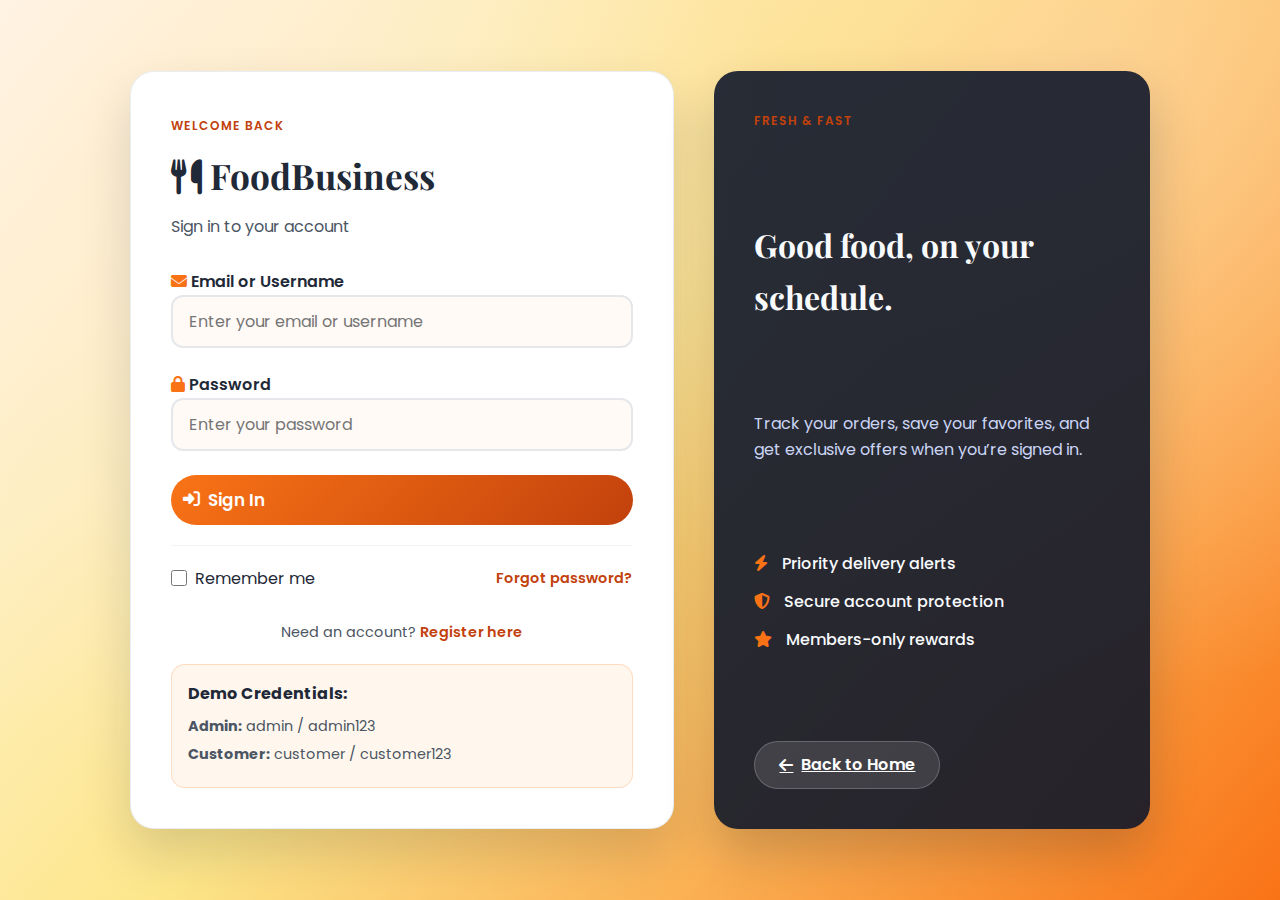
<file: pages/cart.html>
<!DOCTYPE html>
<html lang="en">

<head>
    <meta charset="UTF-8">
    <meta name="viewport" content="width=device-width, initial-scale=1.0">
    <title>Your Cart | Food Business</title>
    <link rel="stylesheet" href="https://cdnjs.cloudflare.com/ajax/libs/font-awesome/6.4.0/css/all.min.css">
    <link href="https://fonts.googleapis.com/css2?family=Poppins:wght@300;400;500;600;700&display=swap" rel="stylesheet">
    <link rel="stylesheet" href="../css/style.css">
    <link rel="stylesheet" href="../css/cart.css">
</head>

<body>
    <!-- Header -->
    <header class="header">
        <div class="container">
            <nav class="navbar">
                <div class="nav-left">
                    <div class="logo">
                        <i class="fas fa-utensils"></i>
                        <span>FoodBusiness</span>
                    </div>
</div>
                <button class="nav-toggle" aria-expanded="false" aria-label="Toggle navigation">
                    <span class="bar"></span>
                    <span class="bar"></span>
                    <span class="bar"></span>
                </button>
                <ul class="nav-links nav-auth">
                    <li><a href="../index.html"><i class="fas fa-home"></i> Home</a></li>
                    <li><a href="menu.html"><i class="fas fa-utensils"></i> Menu</a></li>
                    <li><a href="cart.html" class="active"><i class="fas fa-shopping-cart"></i> Cart <span id="cartCount" class="cart-count">0</span></a></li>
                    <li><a href="order-history.html"><i class="fas fa-history"></i> Orders</a></li>
                    <li><a href="profile.html"><i class="fas fa-user"></i> Profile</a></li>
                    <li><a href="about.html"><i class="fas fa-info-circle"></i> About</a></li>
                    <li><a href="contact.html"><i class="fas fa-envelope"></i> Contact</a></li>
                    <li><a href="#" id="logoutBtn" class="logout-unified"><i class="fas fa-sign-out-alt"></i> Logout</a></li>
                </ul>
            </nav>
        </div>
    </header>

    <!-- Cart Hero -->
    <section class="cart-hero">
        <div class="container">
            <h1>Your Shopping Cart</h1>
            <p>Review your items before checkout</p>
        </div>
    </section>

    <!-- Cart Content -->
    <section class="cart-content">
        <div class="container">
            <div class="cart-layout">
                <!-- Cart Items -->
                <div class="cart-items">
                    <div class="cart-header">
                        <h2>Cart Items (<span id="itemCount">0</span>)</h2>
                        <button class="btn btn-secondary" id="clearCartBtn">
                            <i class="fas fa-trash"></i> Clear Cart
                        </button>
                    </div>

                    <div class="cart-items-list" id="cartItemsContainer">
                        <!-- Cart items will be loaded by JS -->
                    </div>

                    <div class="cart-empty" id="emptyCartMessage">
                        <div class="empty-cart-card">
                            <div class="empty-cart-visual">
                                <div class="empty-cart-orb"></div>
                                <div class="empty-cart-icon">
                                    <i class="fas fa-shopping-basket"></i>
                                </div>
                                <span class="empty-cart-tag">Cart Ready</span>
                            </div>
                            <div class="empty-cart-content">
                                <span class="empty-cart-kicker">Your cart is empty</span>
                                <h3>Build your next order</h3>
                                <p>Browse today’s chef picks, add a few favorites, and we’ll handle the rest.</p>
                                <div class="empty-cart-actions">
                                    <a href="menu.html" class="btn btn-primary">
                                        <i class="fas fa-utensils"></i> Browse Menu
                                    </a>
                                    <a href="menu.html" class="btn btn-secondary">
                                        <i class="fas fa-fire"></i> Trending Dishes
                                    </a>
                                </div>
                                <div class="empty-cart-highlights">
                                    <span><i class="fas fa-leaf"></i> Fresh ingredients</span>
                                    <span><i class="fas fa-clock"></i> Fast prep times</span>
                                    <span><i class="fas fa-tags"></i> Weekly deals</span>
                                </div>
                            </div>
                        </div>
                    </div>
                </div>

                <!-- Order Summary -->
                <div class="order-summary">
                    <div class="summary-card">
                        <h3>Order Summary</h3>

                        <div class="summary-details">
                            <div class="summary-row">
                                <span>Subtotal</span>
                                <span id="subtotal">$0.00</span>
                            </div>
                            <div class="summary-row">
                                <span>Delivery Fee</span>
                                <span id="deliveryFee">$2.99</span>
                            </div>
                            <div class="summary-row">
                                <span>Tax (8.5%)</span>
                                <span id="tax">$0.00</span>
                            </div>
                            <div class="summary-divider"></div>
                            <div class="summary-row total">
                                <span>Total</span>
                                <span id="totalAmount">$0.00</span>
                            </div>
                        </div>

                        <div class="delivery-options">
                            <h4>Delivery Options</h4>
                            <div class="delivery-option">
                                <input type="radio" id="delivery" name="delivery" checked>
                                <label for="delivery">
                                    <i class="fas fa-truck"></i>
                                    <div>
                                        <strong>Delivery</strong>
                                        <small>30-45 minutes</small>
                                    </div>
                                </label>
                                <span>$2.99</span>
                            </div>
                            <div class="delivery-option">
                                <input type="radio" id="pickup" name="delivery">
                                <label for="pickup">
                                    <i class="fas fa-store"></i>
                                    <div>
                                        <strong>Pickup</strong>
                                        <small>15-20 minutes</small>
                                    </div>
                                </label>
                                <span>FREE</span>
                            </div>
                        </div>

                        <div class="promo-code">
                            <h4>Promo Code</h4>
                            <div class="promo-input">
                                <input type="text" id="promoCode" placeholder="Enter promo code">
                                <button class="btn btn-secondary" id="applyPromo">Apply</button>
                            </div>
                        </div>

                        <button class="btn btn-primary btn-checkout" id="checkoutBtn">
                            <i class="fas fa-lock"></i> Proceed to Checkout
                        </button>

                        <p class="secure-checkout">
                            <i class="fas fa-shield-alt"></i> Secure checkout
                        </p>
                    </div>
                </div>
            </div>
        </div>
    </section>

    <!-- Checkout Modal -->
    <div class="modal" id="checkoutModal">
        <div class="modal-content">
            <div class="modal-header">
                <h3>Complete Your Order</h3>
                <button class="close-modal">&times;</button>
            </div>
            <div class="modal-body">
                <form id="checkoutForm">
                    <div class="form-group">
                        <label for="deliveryAddress">Delivery Address *</label>
                        <input type="text" id="deliveryAddress" class="form-control" required placeholder="Enter your full address">
                    </div>

                    <div class="form-row">
                        <div class="form-group">
                            <label for="phoneNumber">Phone Number *</label>
                            <input type="tel" id="phoneNumber" class="form-control" required>
                        </div>

                        <div class="form-group">
                            <label for="deliveryTime">Preferred Time</label>
                            <select id="deliveryTime" class="form-control">
                                <option value="asap">ASAP (30-45 min)</option>
                                <option value="1hour">Within 1 hour</option>
                                <option value="2hours">Within 2 hours</option>
                                <option value="specific">Specific time</option>
                            </select>
                        </div>
                    </div>

                    <div class="form-group">
                        <label for="specialInstructions">Special Instructions</label>
                        <textarea id="specialInstructions" class="form-control" rows="3" placeholder="Any special requests or delivery notes..."></textarea>
                    </div>

                    <div class="form-group">
                        <label for="paymentMethod">Payment Method *</label>
                        <select id="paymentMethod" class="form-control" required>
                            <option value="">Select payment method</option>
                            <option value="cash">Cash on Delivery</option>
                            <option value="card">Credit/Debit Card</option>
                            <option value="paypal">PayPal</option>
                        </select>
                    </div>

                    <div class="modal-footer">
                        <button type="button" class="btn btn-secondary close-modal">Cancel</button>
                        <button type="submit" class="btn btn-primary">Place Order</button>
                    </div>
                </form>
            </div>
        </div>
    </div>

    <!-- Footer -->
    <footer class="footer">
        <div class="container">
            <div class="footer-content">
                <div class="footer-brand">
                    <h3>FoodBusiness</h3>
                    <p>Delivering delicious meals since 2024. Quality food, exceptional service.</p>
                    <div class="social-icons">
                        <a href="#" aria-label="Facebook"><i class="fab fa-facebook-f"></i></a>
                        <a href="#" aria-label="Twitter"><i class="fab fa-twitter"></i></a>
                        <a href="#" aria-label="Instagram"><i class="fab fa-instagram"></i></a>
                    </div>
                </div>

                <div class="footer-links">
                    <h3>Quick Links</h3>
                    <ul>
                        <li><a href="../index.html">Home</a></li>
                        <li><a href="about.html">About</a></li>
                        <li><a href="contact.html">Contact</a></li>
                        <li><a href="menu.html">Menu</a></li>
                    </ul>
                </div>

                <div class="footer-contact contact">
                    <h3>Contact Us</h3>
                    <p><i class="fas fa-map-marker-alt"></i> 123 Food St, City</p>
                    <p><i class="fas fa-phone"></i> (123) 456-7890</p>
                    <p><i class="fas fa-envelope"></i> info@foodbusiness.com</p>
                </div>
            </div>
            <div class="footer-bottom">
                <p>&copy; 2026 FoodBusiness. All rights reserved.</p>
            </div>
        </div>
    </footer>

    <script src="../js/auth.js"></script>
    <script src="../js/navbar.js"></script>
    <script src="../js/cart.js"></script>
</body>

</html>
</file>
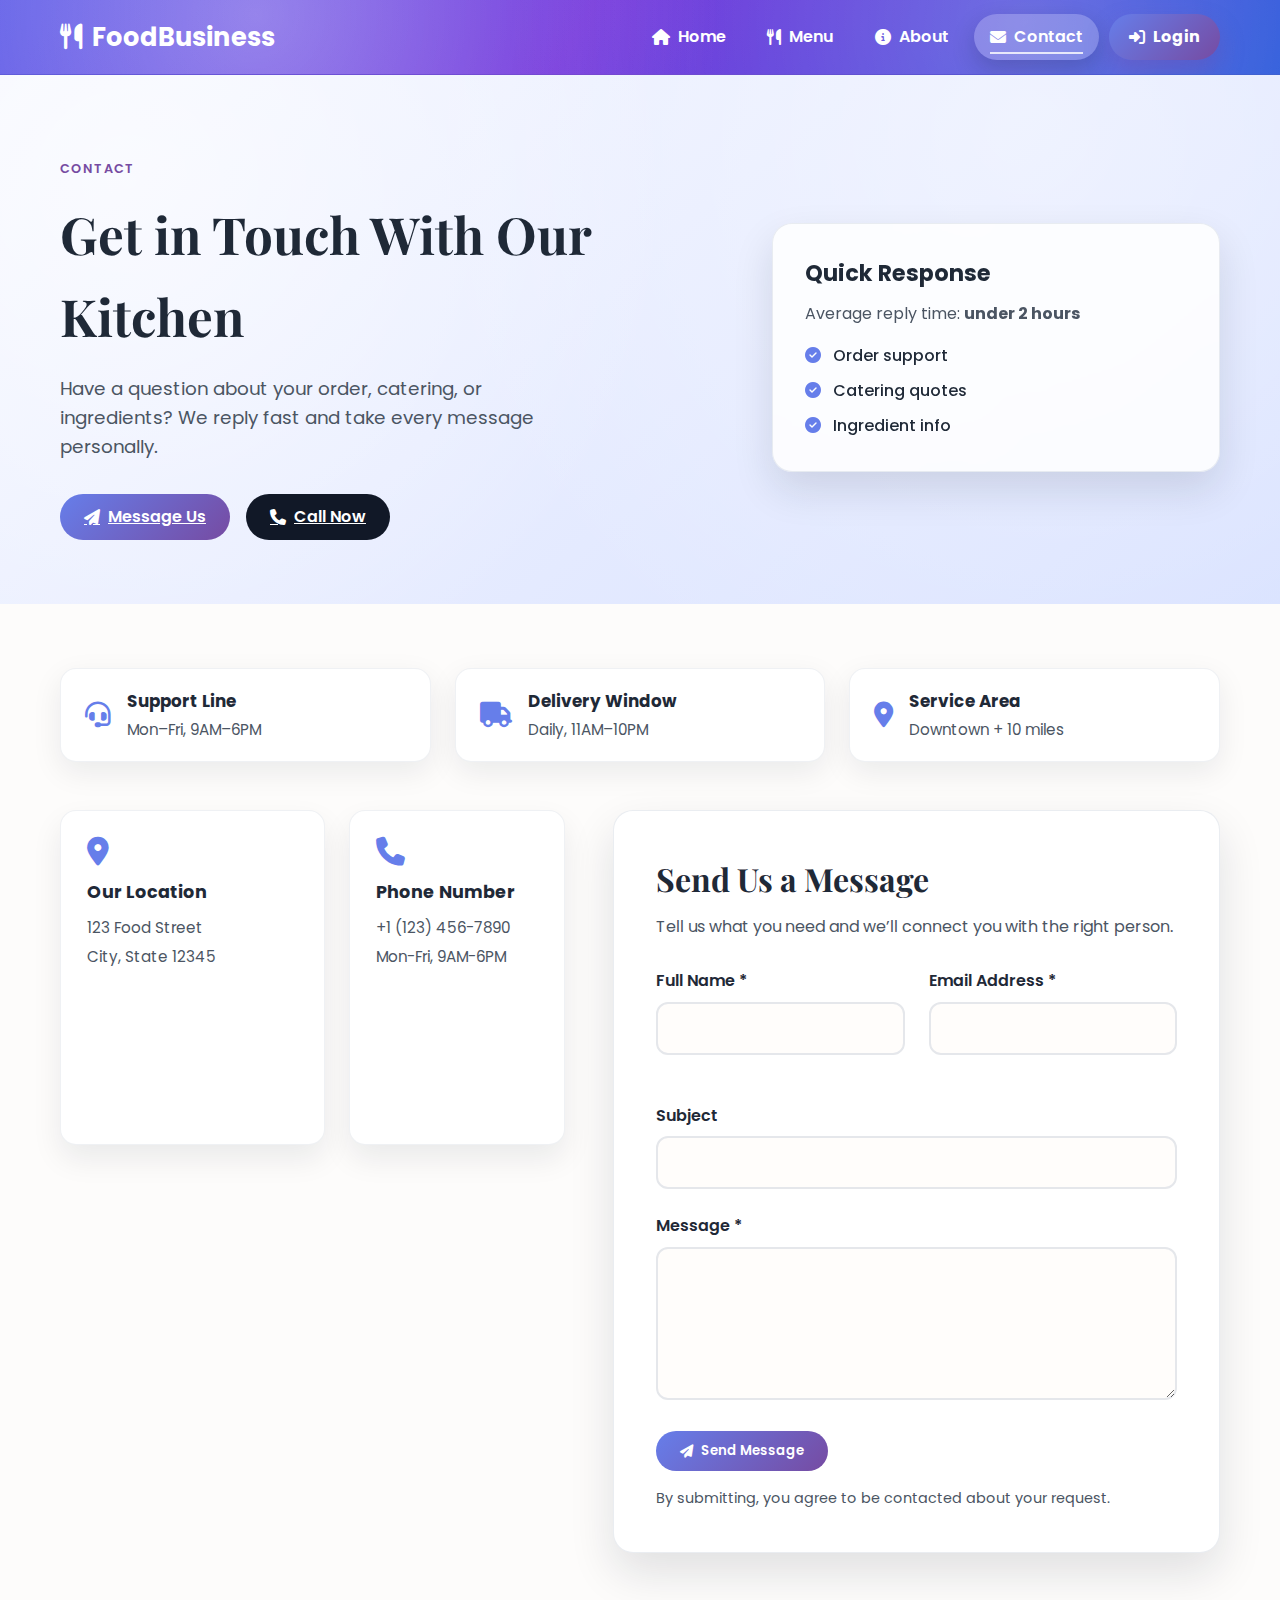
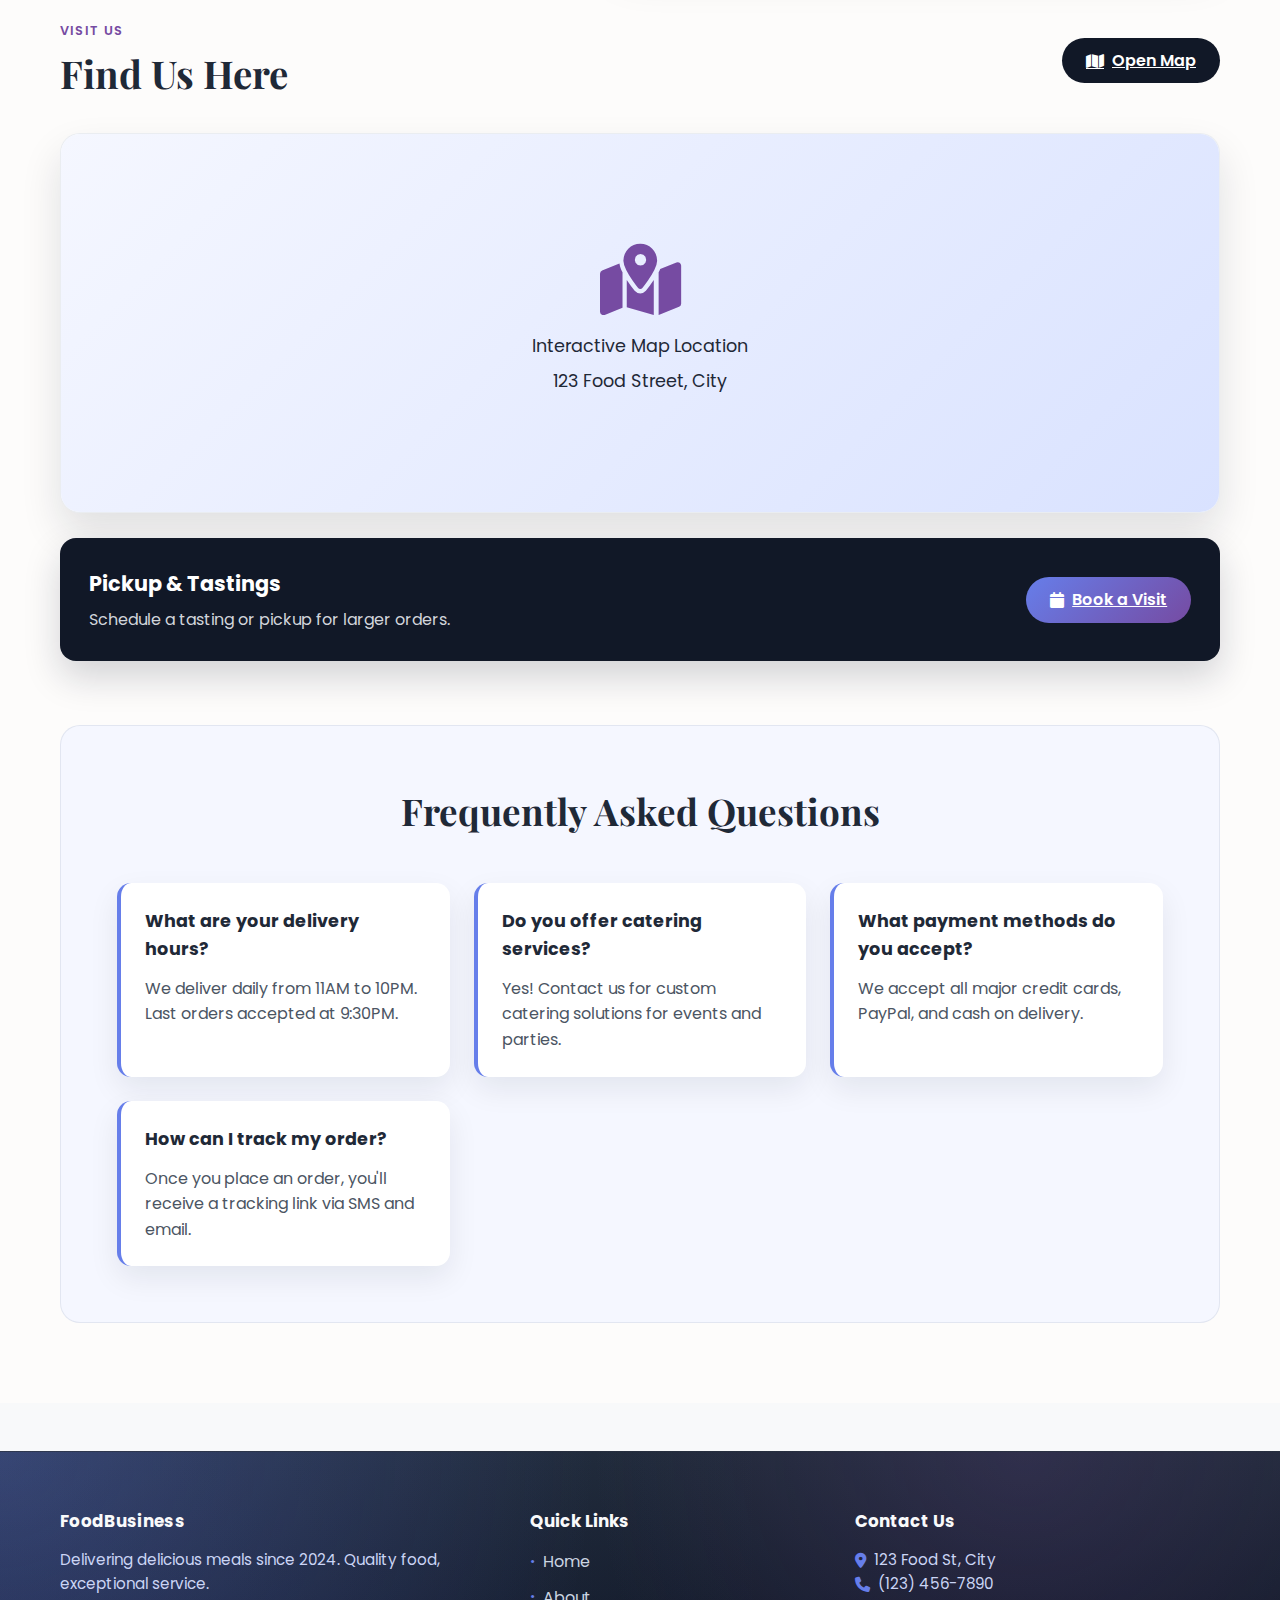
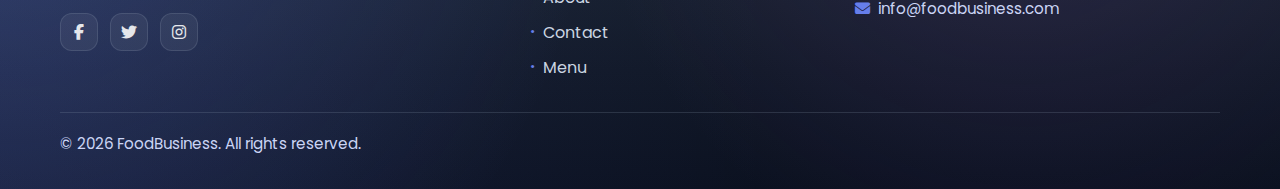
<file: pages/contact.html>
<!DOCTYPE html>
<html lang="en">

<head>
    <meta charset="UTF-8">
    <meta name="viewport" content="width=device-width, initial-scale=1.0">
    <title>Contact Us | Food Business</title>
    <link rel="stylesheet" href="https://cdnjs.cloudflare.com/ajax/libs/font-awesome/6.4.0/css/all.min.css">
    <link href="https://fonts.googleapis.com/css2?family=Playfair+Display:wght@500;600;700&family=Poppins:wght@300;400;500;600;700&display=swap" rel="stylesheet">
    <link rel="stylesheet" href="../css/style.css">
    <link rel="stylesheet" href="../css/contact.css">
</head>

<body>
    <!-- Header -->
    <header class="header">
        <div class="container">
            <nav class="navbar">
                <div class="nav-left">
                    <div class="logo">
                        <i class="fas fa-utensils"></i>
                        <span>FoodBusiness</span>
                    </div>
</div>
                <button class="nav-toggle" aria-expanded="false" aria-label="Toggle navigation">
                    <span class="bar"></span>
                    <span class="bar"></span>
                    <span class="bar"></span>
                </button>
                <ul class="nav-links">
                    <li><a href="../index.html"><i class="fas fa-home"></i> Home</a></li>
                    <li><a href="menu.html"><i class="fas fa-utensils"></i> Menu</a></li>
                    <li><a href="about.html"><i class="fas fa-info-circle"></i> About</a></li>
                    <li><a href="contact.html" class="active-link"><i class="fas fa-envelope"></i> Contact</a></li>
                    <li><a href="login.html" id="authLink" class="btn btn-primary"><i class="fas fa-sign-in-alt"></i> Login</a></li>
                    <!-- In admin sidebar navigation -->
                    <!-- <li><a href="logout.html"><i class="fas fa-sign-out-alt"></i> Logout</a></li> -->
                </ul>
            </nav>
        </div>
    </header>

    <!-- Contact Hero -->
    <section class="contact-hero">
        <div class="container">
            <div class="hero-grid">
                <div class="hero-text">
                    <span class="eyebrow">Contact</span>
                    <h1>Get in Touch With Our Kitchen</h1>
                    <p>Have a question about your order, catering, or ingredients? We reply fast and take every message personally.</p>
                    <div class="hero-actions">
                        <a href="#contactForm" class="btn btn-primary"><i class="fas fa-paper-plane"></i> Message Us</a>
                        <a href="tel:+11234567890" class="btn btn-secondary"><i class="fas fa-phone"></i> Call Now</a>
                    </div>
                </div>
                <div class="hero-panel">
                    <div class="panel-card">
                        <h3>Quick Response</h3>
                        <p>Average reply time: <strong>under 2 hours</strong></p>
                        <div class="panel-list">
                            <span><i class="fas fa-check-circle"></i> Order support</span>
                            <span><i class="fas fa-check-circle"></i> Catering quotes</span>
                            <span><i class="fas fa-check-circle"></i> Ingredient info</span>
                        </div>
                    </div>
                </div>
            </div>
        </div>
    </section>

    <!-- Contact Content -->
    <section class="contact-content">
        <div class="container">
            <div class="contact-highlights">
                <div class="highlight-card">
                    <i class="fas fa-headset"></i>
                    <div>
                        <h3>Support Line</h3>
                        <p>Mon–Fri, 9AM–6PM</p>
                    </div>
                </div>
                <div class="highlight-card">
                    <i class="fas fa-truck"></i>
                    <div>
                        <h3>Delivery Window</h3>
                        <p>Daily, 11AM–10PM</p>
                    </div>
                </div>
                <div class="highlight-card">
                    <i class="fas fa-location-dot"></i>
                    <div>
                        <h3>Service Area</h3>
                        <p>Downtown + 10 miles</p>
                    </div>
                </div>
            </div>
            <div class="contact-grid">
                <!-- Contact Info -->
                <div class="contact-info">
                    <div class="info-card">
                        <i class="fas fa-map-marker-alt"></i>
                        <h3>Our Location</h3>
                        <p>123 Food Street</p>
                        <p>City, State 12345</p>
                    </div>

                    <div class="info-card">
                        <i class="fas fa-phone"></i>
                        <h3>Phone Number</h3>
                        <p>+1 (123) 456-7890</p>
                        <p>Mon-Fri, 9AM-6PM</p>
                    </div>

                    <div class="info-card">
                        <i class="fas fa-envelope"></i>
                        <h3>Email Address</h3>
                        <p>info@foodbusiness.com</p>
                        <p>support@foodbusiness.com</p>
                    </div>

                    <div class="info-card">
                        <i class="fas fa-clock"></i>
                        <h3>Opening Hours</h3>
                        <p>Monday - Friday: 9AM - 10PM</p>
                        <p>Saturday - Sunday: 10AM - 11PM</p>
                    </div>
                </div>

                <!-- Contact Form -->
                <div class="contact-form-container">
                    <div class="form-card">
                        <h2>Send Us a Message</h2>
                        <p class="form-intro">Tell us what you need and we’ll connect you with the right person.</p>
                        <form id="contactForm">
                            <div class="form-row">
                                <div class="form-group">
                                    <label for="name">Full Name *</label>
                                    <input type="text" id="name" class="form-control" required>
                                </div>
                                <div class="form-group">
                                    <label for="email">Email Address *</label>
                                    <input type="email" id="email" class="form-control" required>
                                </div>
                            </div>

                            <div class="form-group">
                                <label for="subject">Subject</label>
                                <input type="text" id="subject" class="form-control">
                            </div>

                            <div class="form-group">
                                <label for="message">Message *</label>
                                <textarea id="message" class="form-control" rows="5" required></textarea>
                            </div>

                            <button type="submit" class="btn btn-primary">
                                <i class="fas fa-paper-plane"></i> Send Message
                            </button>
                            <p class="form-note">By submitting, you agree to be contacted about your request.</p>
                        </form>
                    </div>
                </div>
            </div>

            <!-- Map Section -->
            <div class="map-section">
                <div class="map-header">
                    <div>
                        <span class="eyebrow">Visit Us</span>
                        <h2>Find Us Here</h2>
                    </div>
                    <div class="map-actions">
                        <a href="https://maps.google.com" class="btn btn-secondary"><i class="fas fa-map"></i> Open Map</a>
                    </div>
                </div>
                <div class="map-container">
                    <div class="map-placeholder">
                        <i class="fas fa-map-marked-alt"></i>
                        <p>Interactive Map Location</p>
                        <p>123 Food Street, City</p>
                    </div>
                </div>
                <div class="visit-card">
                    <div>
                        <h3>Pickup & Tastings</h3>
                        <p>Schedule a tasting or pickup for larger orders.</p>
                    </div>
                    <a href="tel:+11234567890" class="btn btn-primary"><i class="fas fa-calendar"></i> Book a Visit</a>
                </div>
            </div>

            <!-- FAQ Section -->
            <div class="faq-section">
                <h2>Frequently Asked Questions</h2>
                <div class="faq-grid">
                    <div class="faq-item">
                        <h3>What are your delivery hours?</h3>
                        <p>We deliver daily from 11AM to 10PM. Last orders accepted at 9:30PM.</p>
                    </div>
                    <div class="faq-item">
                        <h3>Do you offer catering services?</h3>
                        <p>Yes! Contact us for custom catering solutions for events and parties.</p>
                    </div>
                    <div class="faq-item">
                        <h3>What payment methods do you accept?</h3>
                        <p>We accept all major credit cards, PayPal, and cash on delivery.</p>
                    </div>
                    <div class="faq-item">
                        <h3>How can I track my order?</h3>
                        <p>Once you place an order, you'll receive a tracking link via SMS and email.</p>
                    </div>
                </div>
            </div>
        </div>
    </section>

    <!-- Footer -->
    <footer class="footer">
        <div class="container">
            <div class="footer-content">
                <div class="footer-brand">
                    <h3>FoodBusiness</h3>
                    <p>Delivering delicious meals since 2024. Quality food, exceptional service.</p>
                    <div class="social-icons">
                        <a href="#" aria-label="Facebook"><i class="fab fa-facebook-f"></i></a>
                        <a href="#" aria-label="Twitter"><i class="fab fa-twitter"></i></a>
                        <a href="#" aria-label="Instagram"><i class="fab fa-instagram"></i></a>
                    </div>
                </div>

                <div class="footer-links">
                    <h3>Quick Links</h3>
                    <ul>
                        <li><a href="../index.html">Home</a></li>
                        <li><a href="about.html">About</a></li>
                        <li><a href="contact.html">Contact</a></li>
                        <li><a href="menu.html">Menu</a></li>
                    </ul>
                </div>

                <div class="footer-contact contact">
                    <h3>Contact Us</h3>
                    <p><i class="fas fa-map-marker-alt"></i> 123 Food St, City</p>
                    <p><i class="fas fa-phone"></i> (123) 456-7890</p>
                    <p><i class="fas fa-envelope"></i> info@foodbusiness.com</p>
                </div>
            </div>
            <div class="footer-bottom">
                <p>&copy; 2026 FoodBusiness. All rights reserved.</p>
            </div>
        </div>
    </footer>

    <script src="../js/auth.js"></script>
    <script src="../js/navbar.js"></script>
    <script src="../js/contact.js"></script>
</body>

</html>
</file>
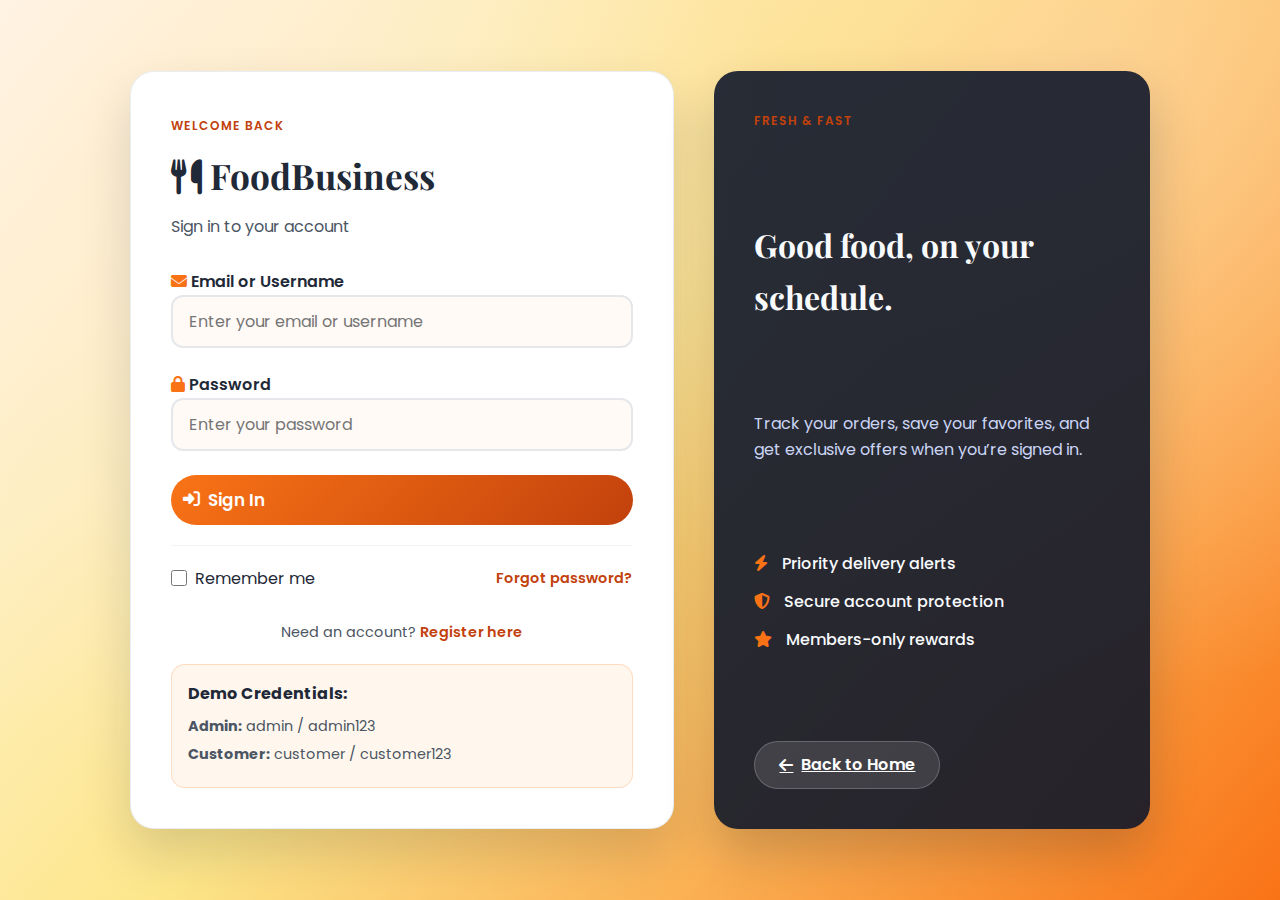
<file: pages/login.html>
<!DOCTYPE html>
<html lang="en">

<head>
    <meta charset="UTF-8">
    <meta name="viewport" content="width=device-width, initial-scale=1.0">
    <title>Login | Food Business</title>
    <link rel="stylesheet" href="https://cdnjs.cloudflare.com/ajax/libs/font-awesome/6.4.0/css/all.min.css">
    <link href="https://fonts.googleapis.com/css2?family=Playfair+Display:wght@500;600;700&family=Poppins:wght@300;400;500;600;700&display=swap" rel="stylesheet">
    <link rel="stylesheet" href="../css/style.css">
    <link rel="stylesheet" href="../css/login.css">
</head>

<body>
    <div class="login-shell">
        <div class="login-container">
            <div class="auth-layout">
                <div class="auth-panel">
                    <div class="login-card">
                        <div class="login-header">
                            <span class="eyebrow">Welcome back</span>
                            <h1><i class="fas fa-utensils"></i> FoodBusiness</h1>
                            <p>Sign in to your account</p>
                        </div>

                        <form id="loginForm">
                            <div class="form-group">
                                <label for="email"><i class="fas fa-envelope"></i> Email or Username</label>
                                <input type="text" id="email" class="form-control" placeholder="Enter your email or username" required>
                            </div>

                            <div class="form-group">
                                <label for="password"><i class="fas fa-lock"></i> Password</label>
                                <input type="password" id="password" class="form-control" placeholder="Enter your password" required>
                            </div>

                            <button type="submit" class="btn btn-primary btn-block">
                                <i class="fas fa-sign-in-alt"></i> Sign In
                            </button>

                            <div class="login-options">
                                <div class="form-check">
                                    <input type="checkbox" id="remember">
                                    <label for="remember">Remember me</label>
                                </div>
                                <a href="#" class="forgot-password">Forgot password?</a>
                            </div>
                        </form>

                        <div class="login-footer">
                            <p>Need an account? <a href="#" id="showRegister">Register here</a></p>

                            <div class="demo-credentials">
                                <h3>Demo Credentials:</h3>
                                <p><strong>Admin:</strong> admin / admin123</p>
                                <p><strong>Customer:</strong> customer / customer123</p>
                            </div>
                        </div>
                    </div>

                    <div class="register-card hidden">
                        <div class="login-header">
                            <span class="eyebrow">New here?</span>
                            <h1><i class="fas fa-user-plus"></i> Create Account</h1>
                            <p>Join FoodBusiness today</p>
                        </div>

                        <form id="registerForm">
                            <div class="form-group">
                                <label for="regName"><i class="fas fa-user"></i> Full Name</label>
                                <input type="text" id="regName" class="form-control" placeholder="Enter your full name" required>
                            </div>

                            <div class="form-group">
                                <label for="regUsername"><i class="fas fa-at"></i> Username</label>
                                <input type="text" id="regUsername" class="form-control" placeholder="Choose a username" required>
                            </div>

                            <div class="form-group">
                                <label for="regEmail"><i class="fas fa-envelope"></i> Email</label>
                                <input type="email" id="regEmail" class="form-control" placeholder="Enter your email" required>
                            </div>

                            <div class="form-group">
                                <label for="regPassword"><i class="fas fa-lock"></i> Password</label>
                                <input type="password" id="regPassword" class="form-control" placeholder="Choose a password" required>
                            </div>

                            <div class="form-group">
                                <label for="regConfirmPassword"><i class="fas fa-lock"></i> Confirm Password</label>
                                <input type="password" id="regConfirmPassword" class="form-control" placeholder="Confirm your password" required>
                            </div>

                            <button type="submit" class="btn btn-success btn-block">
                                <i class="fas fa-user-plus"></i> Create Account
                            </button>
                        </form>

                        <div class="login-footer">
                            <p>Already have an account? <a href="#" id="showLogin">Sign in here</a></p>
                        </div>
                    </div>
                </div>

                <div class="brand-panel">
                    <div class="brand-card">
                        <span class="eyebrow">Fresh & Fast</span>
                        <h2>Good food, on your schedule.</h2>
                        <p>Track your orders, save your favorites, and get exclusive offers when you’re signed in.</p>
                        <div class="brand-list">
                            <div><i class="fas fa-bolt"></i> Priority delivery alerts</div>
                            <div><i class="fas fa-shield-alt"></i> Secure account protection</div>
                            <div><i class="fas fa-star"></i> Members-only rewards</div>
                        </div>
                        <div class="brand-cta">
                            <a href="../index.html" class="btn btn-secondary"><i class="fas fa-arrow-left"></i> Back to Home</a>
                        </div>
                    </div>
                </div>
            </div>
        </div>
    </div>

    <script src="../js/auth.js"></script>
    <script src="../js/login.js"></script>
</body>

</html>
</file>
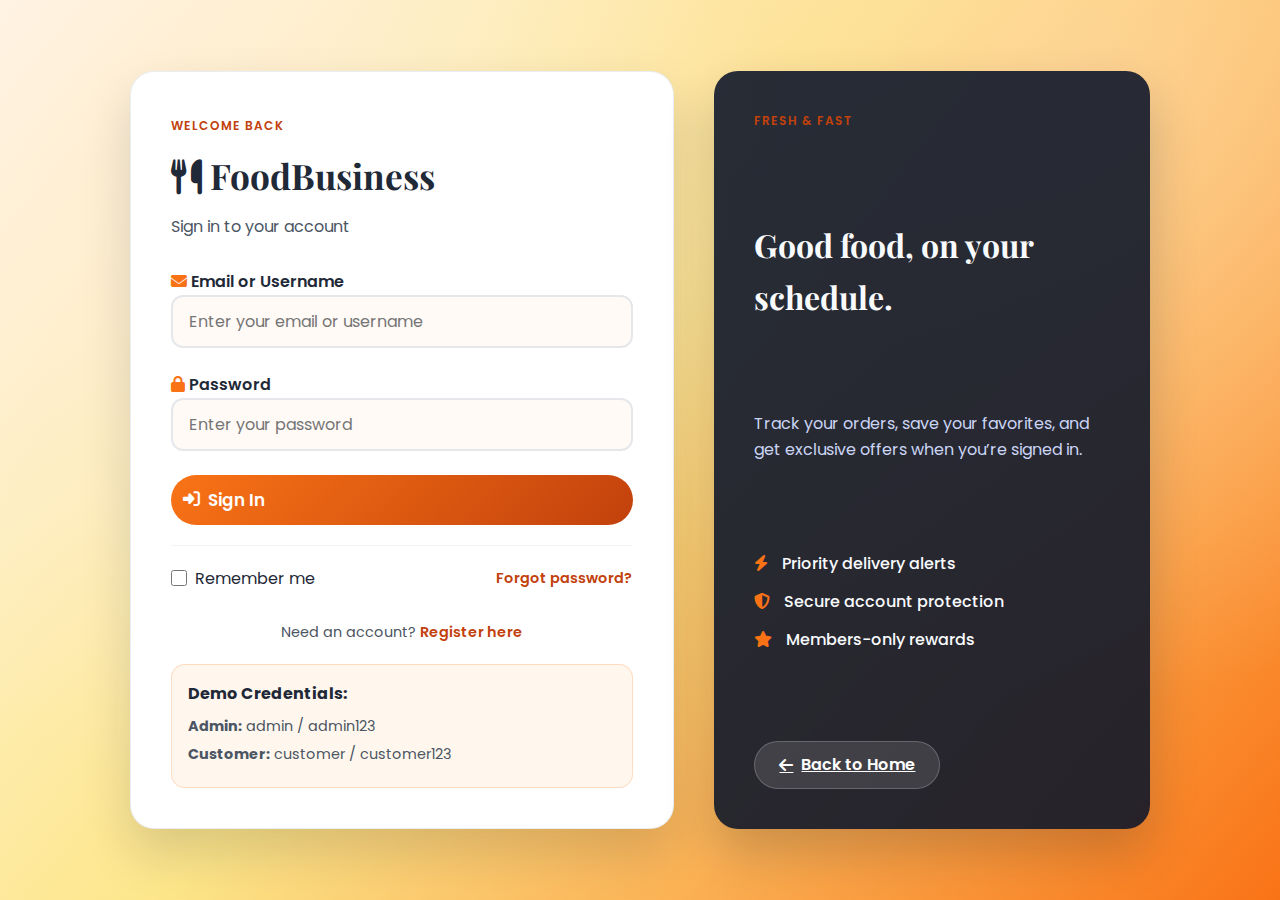
<file: pages/order-history.html>
<!DOCTYPE html>
<html lang="en">

<head>
    <meta charset="UTF-8">
    <meta name="viewport" content="width=device-width, initial-scale=1.0">
    <title>Order History | Food Business</title>
    <link rel="stylesheet" href="https://cdnjs.cloudflare.com/ajax/libs/font-awesome/6.4.0/css/all.min.css">
    <link href="https://fonts.googleapis.com/css2?family=Playfair+Display:wght@500;600;700&family=Poppins:wght@300;400;500;600;700&display=swap" rel="stylesheet">
    <link rel="stylesheet" href="../css/style.css">
    <link rel="stylesheet" href="../css/order-history.css">
</head>

<body>
    <!-- Header -->
    <header class="header">
        <div class="container">
            <nav class="navbar">
                <div class="nav-left">
                    <div class="logo">
                        <i class="fas fa-utensils"></i>
                        <span>FoodBusiness</span>
                    </div>
</div>
                <button class="nav-toggle" aria-expanded="false" aria-label="Toggle navigation">
                    <span class="bar"></span>
                    <span class="bar"></span>
                    <span class="bar"></span>
                </button>
                <ul class="nav-links nav-auth">
                    <li><a href="../index.html"><i class="fas fa-home"></i> Home</a></li>
                    <li><a href="menu.html"><i class="fas fa-utensils"></i> Menu</a></li>
                    <li><a href="cart.html"><i class="fas fa-shopping-cart"></i> Cart <span id="cartCount" class="cart-count">0</span></a></li>
                    <li><a href="order-history.html" class="active"><i class="fas fa-history"></i> Orders</a></li>
                    <li><a href="profile.html"><i class="fas fa-user"></i> Profile</a></li>
                    <li><a href="about.html"><i class="fas fa-info-circle"></i> About</a></li>
                    <li><a href="contact.html"><i class="fas fa-envelope"></i> Contact</a></li>
                    <li><a href="#" id="logoutBtn" class="logout-unified"><i class="fas fa-sign-out-alt"></i> Logout</a></li>
                </ul>
            </nav>
        </div>
    </header>

    <!-- Order History Hero -->
    <section class="order-hero">
        <div class="container">
            <div class="hero-grid">
                <div class="hero-text">
                    <span class="eyebrow">Orders</span>
                    <h1>Your Order Timeline</h1>
                    <p>Track every delivery, reorder favorites, and view detailed receipts in one place.</p>
                    <div class="hero-actions">
                        <a href="menu.html" class="btn btn-primary"><i class="fas fa-utensils"></i> Order Again</a>
                        <a href="profile.html" class="btn btn-secondary"><i class="fas fa-user"></i> Manage Profile</a>
                    </div>
                </div>
                <div class="hero-panel">
                    <div class="panel-card">
                        <h3>Quick Stats</h3>
                        <div class="panel-list">
                            <span><i class="fas fa-receipt"></i> Total orders: <strong id="totalOrdersCount">0</strong></span>
                            <span><i class="fas fa-calendar-check"></i> Last order: <strong id="lastOrderDate">--</strong></span>
                            <span><i class="fas fa-star"></i> Favorite item: <strong id="topItemName">--</strong></span>
                        </div>
                        <p class="panel-note">Stats update automatically based on your history.</p>
                    </div>
                </div>
            </div>
        </div>
    </section>

    <!-- Order History Content -->
    <section class="order-content">
        <div class="container">
            <!-- Order Filters -->
            <div class="order-filters">
                <div class="filter-group">
                    <label>Filter by Status:</label>
                    <div class="filter-buttons">
                        <button class="filter-btn active" data-status="all">All Orders</button>
                        <button class="filter-btn" data-status="pending">Pending</button>
                        <button class="filter-btn" data-status="processing">Processing</button>
                        <button class="filter-btn" data-status="delivered">Delivered</button>
                        <button class="filter-btn" data-status="cancelled">Cancelled</button>
                    </div>
                </div>

                <div class="date-filter">
                    <div class="date-field">
                        <label for="startDate">From</label>
                        <input type="date" id="startDate" class="form-control">
                    </div>
                    <span class="date-divider">to</span>
                    <div class="date-field">
                        <label for="endDate">Until</label>
                        <input type="date" id="endDate" class="form-control">
                    </div>
                    <button class="btn btn-secondary" id="applyDateFilter">Apply</button>
                </div>
            </div>

            <!-- Orders List -->
            <div class="orders-list" id="ordersContainer">
                <!-- Orders will be loaded by JS -->
            </div>

            <!-- Empty State -->
            <div class="orders-empty" id="emptyOrdersMessage">
                <div class="empty-card">
                    <div class="empty-illustration">
                        <div class="empty-orb"></div>
                        <div class="empty-icon">
                            <i class="fas fa-receipt"></i>
                        </div>
                        <span class="empty-tag">Order Hub</span>
                    </div>
                    <div class="empty-content">
                        <span class="empty-kicker">No orders yet</span>
                        <h3>Start your first feast</h3>
                        <p>Choose a chef-made meal and track every delivery, receipt, and reorder from this timeline.</p>
                        <div class="empty-actions">
                            <a href="menu.html" class="btn btn-primary">
                                <i class="fas fa-utensils"></i> Browse Menu
                            </a>
                            <a href="menu.html" class="btn btn-secondary">
                                <i class="fas fa-star"></i> View Specials
                            </a>
                        </div>
                        <div class="empty-highlights">
                            <span><i class="fas fa-leaf"></i> Fresh daily menus</span>
                            <span><i class="fas fa-bolt"></i> Fast delivery slots</span>
                            <span><i class="fas fa-shield-heart"></i> Secure payments</span>
                        </div>
                    </div>
                </div>
            </div>
        </div>
    </section>

    <!-- Order Details Modal -->
    <div class="modal" id="orderDetailsModal">
        <div class="modal-content">
            <div class="modal-header">
                <h3>Order Details</h3>
                <button class="close-modal">&times;</button>
            </div>
            <div class="modal-body">
                <div class="order-details" id="orderDetailsContent">
                    <!-- Order details will be loaded by JS -->
                </div>
            </div>
        </div>
    </div>

    <!-- Footer -->
    <footer class="footer">
        <div class="container">
            <div class="footer-content">
                <div class="footer-brand">
                    <h3>FoodBusiness</h3>
                    <p>Delivering delicious meals since 2024. Quality food, exceptional service.</p>
                    <div class="social-icons">
                        <a href="#" aria-label="Facebook"><i class="fab fa-facebook-f"></i></a>
                        <a href="#" aria-label="Twitter"><i class="fab fa-twitter"></i></a>
                        <a href="#" aria-label="Instagram"><i class="fab fa-instagram"></i></a>
                    </div>
                </div>

                <div class="footer-links">
                    <h3>Quick Links</h3>
                    <ul>
                        <li><a href="../index.html">Home</a></li>
                        <li><a href="about.html">About</a></li>
                        <li><a href="contact.html">Contact</a></li>
                        <li><a href="menu.html">Menu</a></li>
                    </ul>
                </div>

                <div class="footer-contact contact">
                    <h3>Contact Us</h3>
                    <p><i class="fas fa-map-marker-alt"></i> 123 Food St, City</p>
                    <p><i class="fas fa-phone"></i> (123) 456-7890</p>
                    <p><i class="fas fa-envelope"></i> info@foodbusiness.com</p>
                </div>
            </div>
            <div class="footer-bottom">
                <p>&copy; 2026 FoodBusiness. All rights reserved.</p>
            </div>
        </div>
    </footer>

    <script src="../js/auth.js"></script>
    <script src="../js/navbar.js"></script>
    <script src="../js/order-history.js"></script>
</body>

</html>
</file>
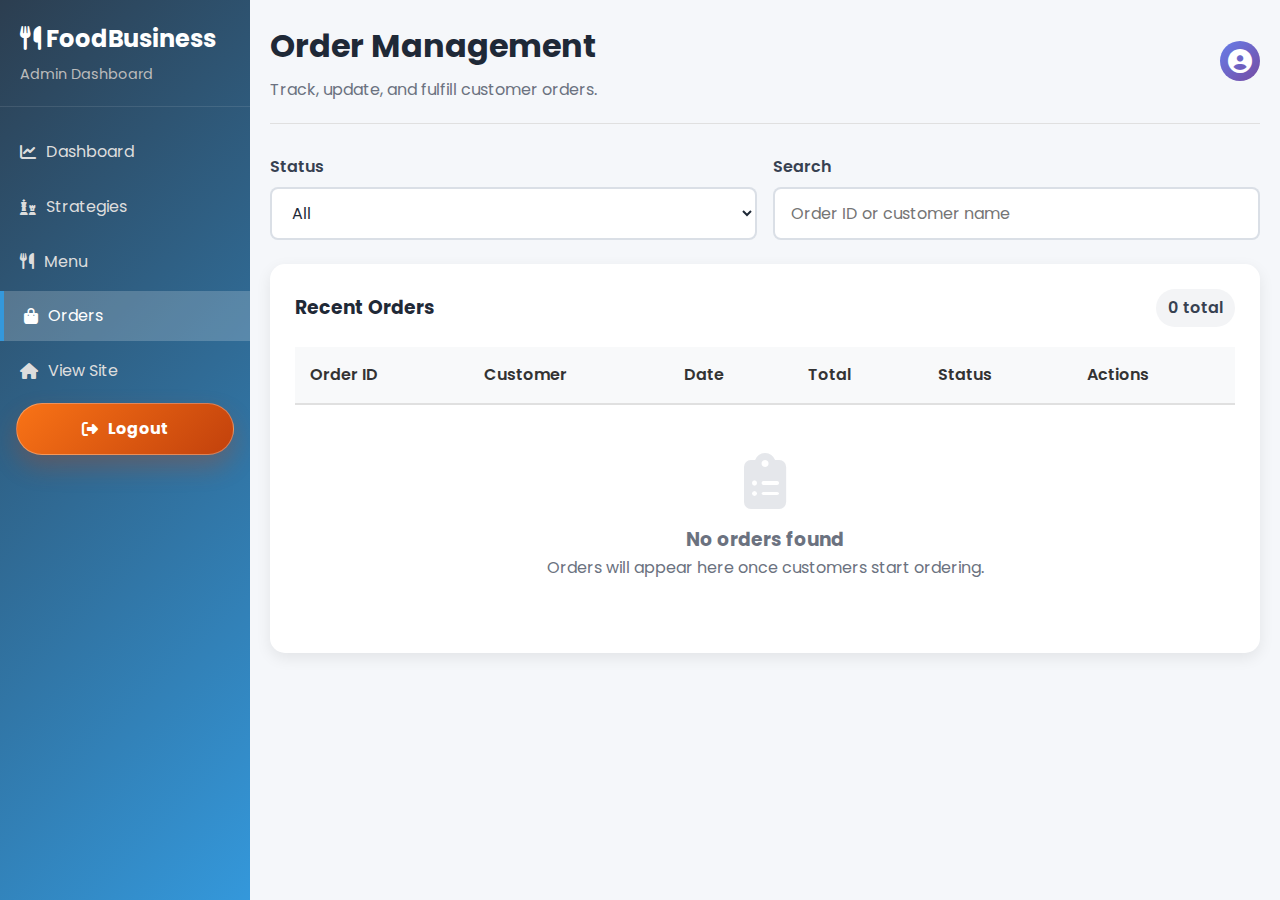
<file: pages/order-management.html>
<!DOCTYPE html>
<html lang="en">

<head>
    <meta charset="UTF-8">
    <meta name="viewport" content="width=device-width, initial-scale=1.0">
    <title>Order Management | Food Business</title>
    <link rel="stylesheet" href="https://cdnjs.cloudflare.com/ajax/libs/font-awesome/6.4.0/css/all.min.css">
    <link href="https://fonts.googleapis.com/css2?family=Poppins:wght@300;400;500;600;700&display=swap" rel="stylesheet">
    <link rel="stylesheet" href="../css/style.css">
    <link rel="stylesheet" href="../css/dashboard.css">
    <link rel="stylesheet" href="../css/order-management.css">
</head>

<body>
    <div class="dashboard-container">
        <!-- Sidebar -->
        <aside class="sidebar">
            <div class="sidebar-header">
                <h2><i class="fas fa-utensils"></i> FoodBusiness</h2>
                <p>Admin Dashboard</p>
            </div>

            <nav class="sidebar-nav">
                <ul>
                    <li><a href="dashboard.html"><i class="fas fa-chart-line"></i> Dashboard</a></li>
                    <li><a href="strategy.html"><i class="fas fa-chess"></i> Strategies</a></li>
                    <li><a href="menu.html"><i class="fas fa-utensils"></i> Menu</a></li>
                    <li class="active"><a href="order-management.html"><i class="fas fa-shopping-bag"></i> Orders</a></li>
                    <li><a href="../index.html"><i class="fas fa-home"></i> View Site</a></li>
                    <li><a href="#" id="logoutBtn" class="logout-unified"><i class="fas fa-sign-out-alt"></i> Logout</a></li>
                </ul>
            </nav>
        </aside>

        <!-- Main Content -->
        <main class="main-content">
            <header class="main-header">
                <div>
                    <h1>Order Management</h1>
                    <p class="page-subtitle">Track, update, and fulfill customer orders.</p>
                </div>
                <div class="user-info">
                    <span id="userGreeting"></span>
                    <div class="user-avatar">
                        <i class="fas fa-user-circle"></i>
                    </div>
                </div>
            </header>

            <section class="orders-controls">
                <div class="control-group">
                    <label for="statusFilter">Status</label>
                    <select id="statusFilter" class="form-control">
                        <option value="all">All</option>
                        <option value="pending">Pending</option>
                        <option value="processing">Processing</option>
                        <option value="delivered">Delivered</option>
                        <option value="cancelled">Cancelled</option>
                    </select>
                </div>
                <div class="control-group">
                    <label for="searchInput">Search</label>
                    <input id="searchInput" type="text" class="form-control" placeholder="Order ID or customer name">
                </div>
            </section>

            <section class="orders-card">
                <div class="section-header">
                    <h3>Recent Orders</h3>
                    <div class="orders-summary">
                        <span id="ordersCount">0</span> total
                    </div>
                </div>

                <div class="table-responsive">
                    <table class="orders-table">
                        <thead>
                            <tr>
                                <th>Order ID</th>
                                <th>Customer</th>
                                <th>Date</th>
                                <th>Total</th>
                                <th>Status</th>
                                <th>Actions</th>
                            </tr>
                        </thead>
                        <tbody id="ordersTableBody">
                            <!-- Rows injected by JS -->
                        </tbody>
                    </table>
                </div>

                <div class="orders-empty" id="ordersEmpty">
                    <i class="fas fa-clipboard-list"></i>
                    <h3>No orders found</h3>
                    <p>Orders will appear here once customers start ordering.</p>
                </div>
            </section>
        </main>
    </div>

    <!-- Order Details Modal -->
    <div class="modal" id="orderModal">
        <div class="modal-content">
            <div class="modal-header">
                <h3>Order Details</h3>
                <button class="close-modal">&times;</button>
            </div>
            <div class="modal-body" id="orderModalBody"></div>
        </div>
    </div>

    <script src="../js/auth.js"></script>
    <script src="../js/order-management.js"></script>
</body>

</html>
</file>
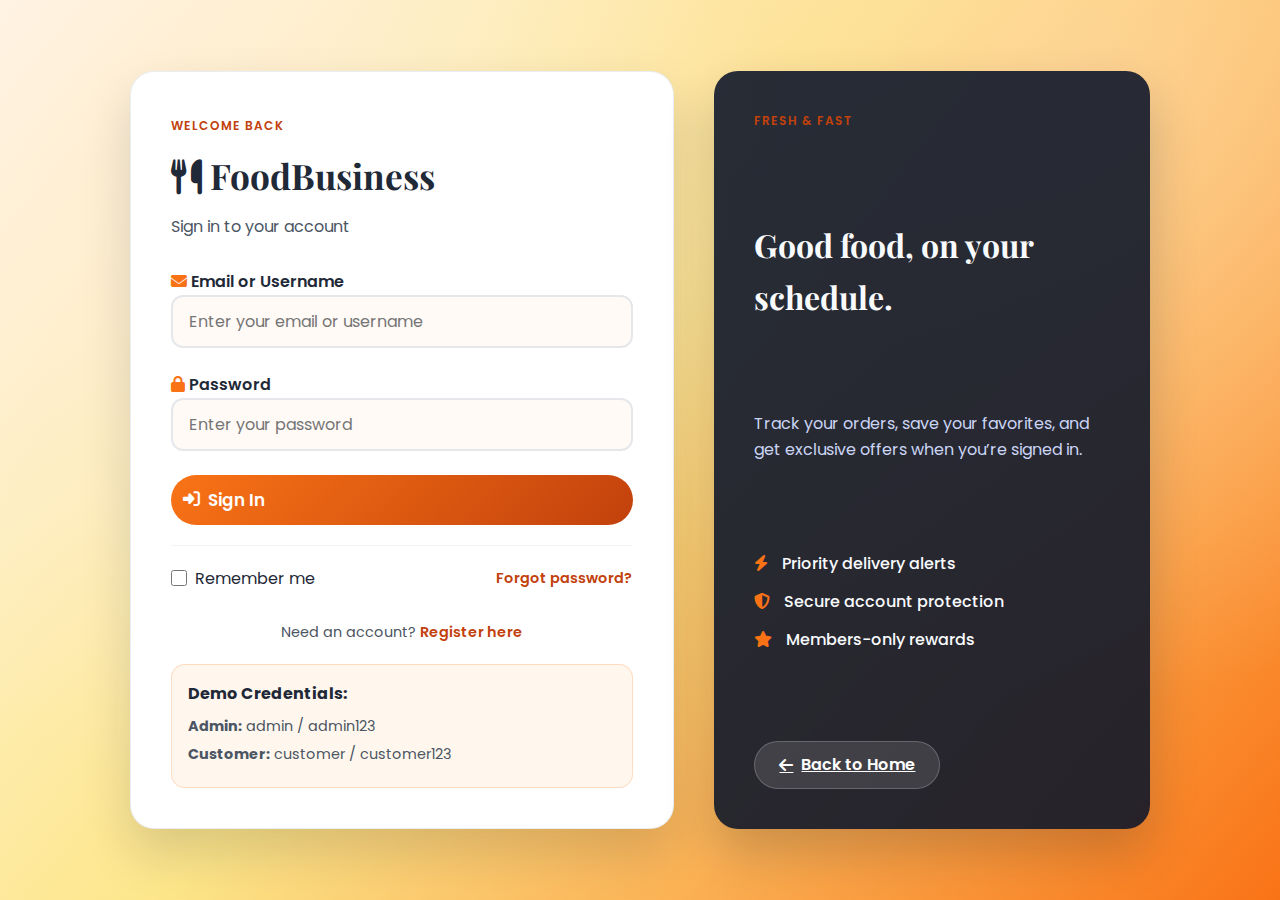
<file: pages/profile.html>
<!DOCTYPE html>
<html lang="en">

<head>
    <meta charset="UTF-8">
    <meta name="viewport" content="width=device-width, initial-scale=1.0">
    <title>My Profile | Food Business</title>
    <link rel="stylesheet" href="https://cdnjs.cloudflare.com/ajax/libs/font-awesome/6.4.0/css/all.min.css">
    <link href="https://fonts.googleapis.com/css2?family=Poppins:wght@300;400;500;600;700&display=swap" rel="stylesheet">
    <link rel="stylesheet" href="../css/style.css">
    <link rel="stylesheet" href="../css/profile.css">
</head>

<body>
    <!-- Header -->
    <header class="header">
        <div class="container">
            <nav class="navbar">
                <div class="nav-left">
                    <div class="logo">
                        <i class="fas fa-utensils"></i>
                        <span>FoodBusiness</span>
                    </div>
</div>
                <button class="nav-toggle" aria-expanded="false" aria-label="Toggle navigation">
                    <span class="bar"></span>
                    <span class="bar"></span>
                    <span class="bar"></span>
                </button>
                <ul class="nav-links nav-auth">
                    <li><a href="../index.html"><i class="fas fa-home"></i> Home</a></li>
                    <li><a href="menu.html"><i class="fas fa-utensils"></i> Menu</a></li>
                    <li><a href="cart.html"><i class="fas fa-shopping-cart"></i> Cart <span id="cartCount" class="cart-count">0</span></a></li>
                    <li><a href="order-history.html"><i class="fas fa-history"></i> Orders</a></li>
                    <li><a href="profile.html" class="active"><i class="fas fa-user"></i> Profile</a></li>
                    <li><a href="about.html"><i class="fas fa-info-circle"></i> About</a></li>
                    <li><a href="contact.html"><i class="fas fa-envelope"></i> Contact</a></li>
                    <li><a href="#" id="logoutBtn" class="logout-unified"><i class="fas fa-sign-out-alt"></i> Logout</a></li>
                </ul>
            </nav>
        </div>
    </header>

    <!-- Profile Hero -->
    <section class="profile-hero">
        <div class="container">
            <h1>My Profile</h1>
            <p>Manage your account information and preferences</p>
        </div>
    </section>

    <!-- Profile Content -->
    <section class="profile-content">
        <div class="container">
            <div class="profile-layout">
                <!-- Profile Sidebar -->
                <aside class="profile-sidebar">
                    <div class="profile-avatar">
                        <label class="avatar-image avatar-click" for="avatarInput" title="Change photo">
                            <img id="avatarPhoto" class="avatar-photo" alt="Profile photo">
                            <i class="fas fa-user-circle avatar-fallback"></i>
                            <span class="avatar-overlay">
                                <i class="fas fa-camera"></i>
                            </span>
                        </label>
                        <input type="file" id="avatarInput" accept="image/*" hidden>
                        <h3 id="profileName"></h3>
                        <p id="profileEmail"></p>
                        <p class="member-since">Member since: <span id="memberSince">2024</span></p>
                    </div>

                    <nav class="profile-nav">
                        <ul>
                            <li class="active"><a href="#personal" data-tab="personal"><i class="fas fa-user"></i> Personal Info</a></li>
                            <li><a href="#addresses" data-tab="addresses"><i class="fas fa-map-marker-alt"></i> Addresses</a></li>
                            <li><a href="#preferences" data-tab="preferences"><i class="fas fa-cog"></i> Preferences</a></li>
                            <li><a href="#security" data-tab="security"><i class="fas fa-shield-alt"></i> Security</a></li>
                            <li><a href="#notifications" data-tab="notifications"><i class="fas fa-bell"></i> Notifications</a></li>
                        </ul>
                    </nav>
                </aside>

                <!-- Profile Main -->
                <main class="profile-main">
                    <!-- Personal Info Tab -->
                    <div class="profile-tab active" id="personalTab">
                        <div class="tab-header">
                            <h2>Personal Information</h2>
                            <button class="btn btn-primary" id="editPersonalBtn">
                                <i class="fas fa-edit"></i> Edit
                            </button>
                        </div>

                        <div class="profile-info">
                            <div class="info-row">
                                <span class="info-label">Full Name:</span>
                                <span class="info-value" id="infoName"></span>
                                <input type="text" class="form-control edit-field" id="editName" style="display: none;">
                            </div>

                            <div class="info-row">
                                <span class="info-label">Email:</span>
                                <span class="info-value" id="infoEmail"></span>
                                <input type="email" class="form-control edit-field" id="editEmail" style="display: none;">
                            </div>

                            <div class="info-row">
                                <span class="info-label">Username:</span>
                                <span class="info-value" id="infoUsername"></span>
                                <input type="text" class="form-control edit-field" id="editUsername" style="display: none;">
                            </div>

                            <div class="info-row">
                                <span class="info-label">Phone Number:</span>
                                <span class="info-value" id="infoPhone">Not set</span>
                                <input type="tel" class="form-control edit-field" id="editPhone" style="display: none;">
                            </div>

                            <div class="info-row">
                                <span class="info-label">Account Type:</span>
                                <span class="info-value" id="infoRole"></span>
                            </div>
                        </div>

                        <div class="edit-actions" id="personalActions" style="display: none;">
                            <button class="btn btn-secondary" id="cancelPersonalEdit">Cancel</button>
                            <button class="btn btn-primary" id="savePersonalInfo">Save Changes</button>
                        </div>
                    </div>

                    <!-- Addresses Tab -->
                    <div class="profile-tab" id="addressesTab">
                        <div class="tab-header">
                            <h2>Saved Addresses</h2>
                            <button class="btn btn-primary" id="addAddressBtn">
                                <i class="fas fa-plus"></i> Add Address
                            </button>
                        </div>

                        <div class="addresses-list" id="addressesContainer">
                            <!-- Addresses will be loaded by JS -->
                        </div>

                        <div class="addresses-empty" id="emptyAddressesMessage">
                            <i class="fas fa-map-marker-alt"></i>
                            <h3>No saved addresses</h3>
                            <p>Add your first delivery address</p>
                        </div>
                    </div>

                    <!-- Preferences Tab -->
                    <div class="profile-tab" id="preferencesTab">
                        <div class="tab-header">
                            <h2>Preferences</h2>
                        </div>

                        <div class="preferences-form">
                            <div class="form-group">
                                <label>Favorite Cuisines</label>
                                <div class="preference-options">
                                    <label class="preference-checkbox">
                                        <input type="checkbox" name="cuisine" value="italian" checked>
                                        <span>Italian</span>
                                    </label>
                                    <label class="preference-checkbox">
                                        <input type="checkbox" name="cuisine" value="mexican">
                                        <span>Mexican</span>
                                    </label>
                                    <label class="preference-checkbox">
                                        <input type="checkbox" name="cuisine" value="asian">
                                        <span>Asian</span>
                                    </label>
                                    <label class="preference-checkbox">
                                        <input type="checkbox" name="cuisine" value="american">
                                        <span>American</span>
                                    </label>
                                    <label class="preference-checkbox">
                                        <input type="checkbox" name="cuisine" value="vegetarian">
                                        <span>Vegetarian</span>
                                    </label>
                                </div>
                            </div>

                            <div class="form-group">
                                <label for="spiceLevel">Preferred Spice Level</label>
                                <select id="spiceLevel" class="form-control">
                                    <option value="mild">Mild</option>
                                    <option value="medium" selected>Medium</option>
                                    <option value="spicy">Spicy</option>
                                    <option value="extra-spicy">Extra Spicy</option>
                                </select>
                            </div>

                            <div class="form-group">
                                <label>Dietary Restrictions</label>
                                <div class="preference-options">
                                    <label class="preference-checkbox">
                                        <input type="checkbox" name="diet" value="vegetarian">
                                        <span>Vegetarian</span>
                                    </label>
                                    <label class="preference-checkbox">
                                        <input type="checkbox" name="diet" value="vegan">
                                        <span>Vegan</span>
                                    </label>
                                    <label class="preference-checkbox">
                                        <input type="checkbox" name="diet" value="gluten-free">
                                        <span>Gluten Free</span>
                                    </label>
                                    <label class="preference-checkbox">
                                        <input type="checkbox" name="diet" value="dairy-free">
                                        <span>Dairy Free</span>
                                    </label>
                                    <label class="preference-checkbox">
                                        <input type="checkbox" name="diet" value="nut-free">
                                        <span>Nut Free</span>
                                    </label>
                                </div>
                            </div>

                            <button class="btn btn-primary" id="savePreferences">
                                <i class="fas fa-save"></i> Save Preferences
                            </button>
                        </div>
                    </div>

                    <!-- Security Tab -->
                    <div class="profile-tab" id="securityTab">
                        <div class="tab-header">
                            <h2>Security Settings</h2>
                        </div>

                        <div class="security-form">
                            <div class="form-group">
                                <label for="currentPassword">Current Password</label>
                                <input type="password" id="currentPassword" class="form-control">
                            </div>

                            <div class="form-group">
                                <label for="newPassword">New Password</label>
                                <input type="password" id="newPassword" class="form-control">
                                <small>Must be at least 8 characters long</small>
                            </div>

                            <div class="form-group">
                                <label for="confirmPassword">Confirm New Password</label>
                                <input type="password" id="confirmPassword" class="form-control">
                            </div>

                            <button class="btn btn-primary" id="changePassword">
                                <i class="fas fa-key"></i> Change Password
                            </button>
                        </div>
                    </div>

                    <!-- Notifications Tab -->
                    <div class="profile-tab" id="notificationsTab">
                        <div class="tab-header">
                            <h2>Notification Settings</h2>
                        </div>

                        <div class="notifications-form">
                            <div class="notification-setting">
                                <div>
                                    <h4>Email Notifications</h4>
                                    <p>Receive updates about your orders via email</p>
                                </div>
                                <label class="switch">
                                    <input type="checkbox" id="emailNotifications" checked>
                                    <span class="slider"></span>
                                </label>
                            </div>

                            <div class="notification-setting">
                                <div>
                                    <h4>SMS Notifications</h4>
                                    <p>Get order status updates via SMS</p>
                                </div>
                                <label class="switch">
                                    <input type="checkbox" id="smsNotifications">
                                    <span class="slider"></span>
                                </label>
                            </div>

                            <div class="notification-setting">
                                <div>
                                    <h4>Promotional Emails</h4>
                                    <p>Receive special offers and promotions</p>
                                </div>
                                <label class="switch">
                                    <input type="checkbox" id="promoEmails" checked>
                                    <span class="slider"></span>
                                </label>
                            </div>

                            <div class="notification-setting">
                                <div>
                                    <h4>Order Updates</h4>
                                    <p>Get notified when your order status changes</p>
                                </div>
                                <label class="switch">
                                    <input type="checkbox" id="orderUpdates" checked>
                                    <span class="slider"></span>
                                </label>
                            </div>

                            <button class="btn btn-primary" id="saveNotifications">
                                <i class="fas fa-bell"></i> Save Notification Settings
                            </button>
                        </div>
                    </div>
                </main>
            </div>
        </div>
    </section>

    <!-- Add/Edit Address Modal -->
    <div class="modal" id="addressModal">
        <div class="modal-content">
            <div class="modal-header">
                <h3 id="addressModalTitle">Add New Address</h3>
                <button class="close-modal">&times;</button>
            </div>
            <div class="modal-body">
                <form id="addressForm">
                    <input type="hidden" id="addressId">

                    <div class="form-group">
                        <label for="addressName">Address Name *</label>
                        <input type="text" id="addressName" class="form-control" placeholder="e.g., Home, Work" required>
                    </div>

                    <div class="form-group">
                        <label for="fullAddress">Full Address *</label>
                        <textarea id="fullAddress" class="form-control" rows="3" placeholder="Street address, apartment number, etc." required></textarea>
                    </div>

                    <div class="form-row">
                        <div class="form-group">
                            <label for="city">City *</label>
                            <input type="text" id="city" class="form-control" required>
                        </div>

                        <div class="form-group">
                            <label for="state">State *</label>
                            <input type="text" id="state" class="form-control" required>
                        </div>
                    </div>

                    <div class="form-row">
                        <div class="form-group">
                            <label for="zipCode">Zip Code *</label>
                            <input type="text" id="zipCode" class="form-control" required>
                        </div>

                        <div class="form-group">
                            <label for="country">Country</label>
                            <input type="text" id="country" class="form-control" value="USA">
                        </div>
                    </div>

                    <div class="form-group">
                        <label for="phoneNumber">Phone Number</label>
                        <input type="tel" id="phoneNumber" class="form-control">
                    </div>

                    <div class="form-check">
                        <input type="checkbox" id="defaultAddress" class="form-check-input">
                        <label for="defaultAddress" class="form-check-label">Set as default address</label>
                    </div>

                    <div class="modal-footer">
                        <button type="button" class="btn btn-secondary close-modal">Cancel</button>
                        <button type="submit" class="btn btn-primary">Save Address</button>
                    </div>
                </form>
            </div>
        </div>
    </div>

    <!-- Footer -->
    <footer class="footer">
        <div class="container">
            <div class="footer-content">
                <div class="footer-brand">
                    <h3>FoodBusiness</h3>
                    <p>Delivering delicious meals since 2024. Quality food, exceptional service.</p>
                    <div class="social-icons">
                        <a href="#" aria-label="Facebook"><i class="fab fa-facebook-f"></i></a>
                        <a href="#" aria-label="Twitter"><i class="fab fa-twitter"></i></a>
                        <a href="#" aria-label="Instagram"><i class="fab fa-instagram"></i></a>
                    </div>
                </div>

                <div class="footer-links">
                    <h3>Quick Links</h3>
                    <ul>
                        <li><a href="../index.html">Home</a></li>
                        <li><a href="about.html">About</a></li>
                        <li><a href="contact.html">Contact</a></li>
                        <li><a href="menu.html">Menu</a></li>
                    </ul>
                </div>

                <div class="footer-contact contact">
                    <h3>Contact Us</h3>
                    <p><i class="fas fa-map-marker-alt"></i> 123 Food St, City</p>
                    <p><i class="fas fa-phone"></i> (123) 456-7890</p>
                    <p><i class="fas fa-envelope"></i> info@foodbusiness.com</p>
                </div>
            </div>
            <div class="footer-bottom">
                <p>&copy; 2026 FoodBusiness. All rights reserved.</p>
            </div>
        </div>
    </footer>

    <script src="../js/auth.js"></script>
    <script src="../js/navbar.js"></script>
    <script src="../js/profile.js"></script>
</body>

</html>
</file>
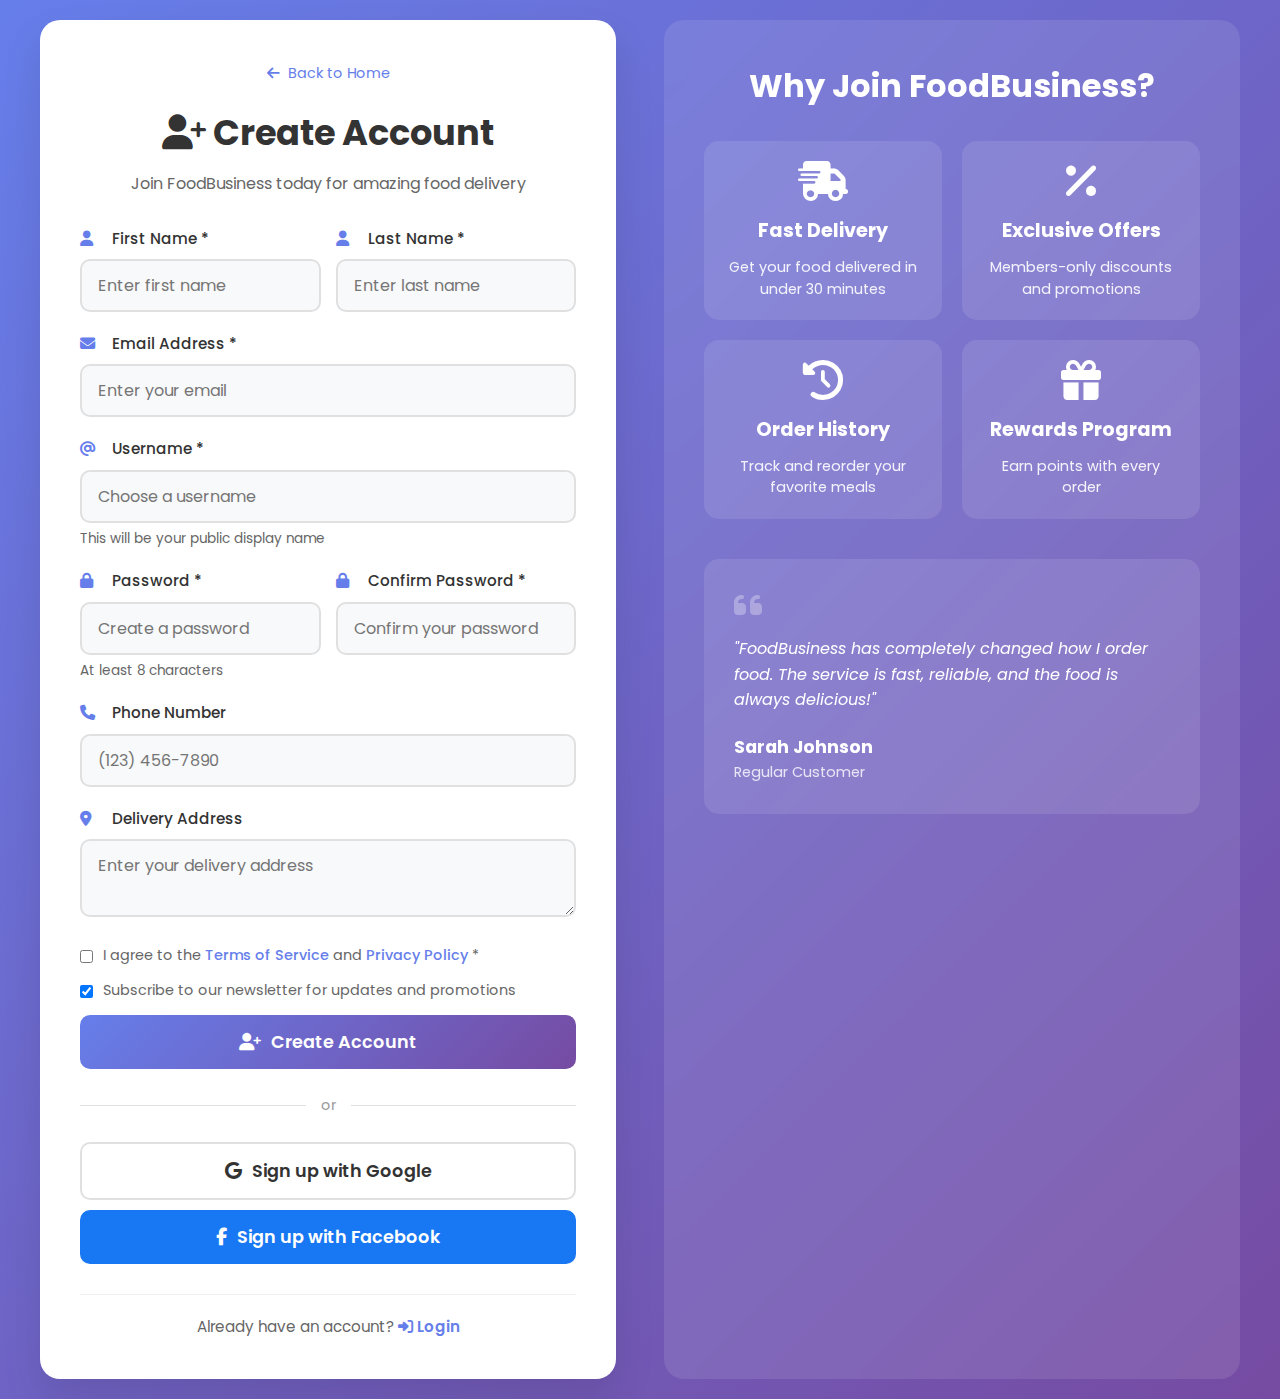
<file: pages/register.html>
<!DOCTYPE html>
<html lang="en">
<head>
    <meta charset="UTF-8">
    <meta name="viewport" content="width=device-width, initial-scale=1.0">
    <title>Register | Food Business</title>
    <link rel="stylesheet" href="https://cdnjs.cloudflare.com/ajax/libs/font-awesome/6.4.0/css/all.min.css">
    <link href="https://fonts.googleapis.com/css2?family=Poppins:wght@300;400;500;600;700&display=swap" rel="stylesheet">
    <link rel="stylesheet" href="../css/style.css">
    <link rel="stylesheet" href="../css/register.css">
</head>
<body>
    <div class="register-container">
        <div class="register-card">
            <div class="register-header">
                <a href="../index.html" class="back-home">
                    <i class="fas fa-arrow-left"></i> Back to Home
                </a>
                <h1><i class="fas fa-user-plus"></i> Create Account</h1>
                <p>Join FoodBusiness today for amazing food delivery</p>
            </div>
            
            <form id="registerForm">
                <div class="form-row">
                    <div class="form-group">
                        <label for="firstName"><i class="fas fa-user"></i> First Name *</label>
                        <input type="text" id="firstName" class="form-control" placeholder="Enter first name" required>
                    </div>
                    
                    <div class="form-group">
                        <label for="lastName"><i class="fas fa-user"></i> Last Name *</label>
                        <input type="text" id="lastName" class="form-control" placeholder="Enter last name" required>
                    </div>
                </div>
                
                <div class="form-group">
                    <label for="email"><i class="fas fa-envelope"></i> Email Address *</label>
                    <input type="email" id="email" class="form-control" placeholder="Enter your email" required>
                </div>
                
                <div class="form-group">
                    <label for="username"><i class="fas fa-at"></i> Username *</label>
                    <input type="text" id="username" class="form-control" placeholder="Choose a username" required>
                    <small class="form-text">This will be your public display name</small>
                </div>
                
                <div class="form-row">
                    <div class="form-group">
                        <label for="password"><i class="fas fa-lock"></i> Password *</label>
                        <input type="password" id="password" class="form-control" placeholder="Create a password" required>
                        <small class="form-text">At least 8 characters</small>
                    </div>
                    
                    <div class="form-group">
                        <label for="confirmPassword"><i class="fas fa-lock"></i> Confirm Password *</label>
                        <input type="password" id="confirmPassword" class="form-control" placeholder="Confirm your password" required>
                    </div>
                </div>
                
                <div class="form-group">
                    <label for="phone"><i class="fas fa-phone"></i> Phone Number</label>
                    <input type="tel" id="phone" class="form-control" placeholder="(123) 456-7890">
                </div>
                
                <div class="form-group">
                    <label for="address"><i class="fas fa-map-marker-alt"></i> Delivery Address</label>
                    <textarea id="address" class="form-control" rows="2" placeholder="Enter your delivery address"></textarea>
                </div>
                
                <div class="form-check">
                    <input type="checkbox" id="terms" class="form-check-input" required>
                    <label for="terms" class="form-check-label">
                        I agree to the <a href="#" class="terms-link">Terms of Service</a> and <a href="#" class="terms-link">Privacy Policy</a> *
                    </label>
                </div>
                
                <div class="form-check">
                    <input type="checkbox" id="newsletter" class="form-check-input" checked>
                    <label for="newsletter" class="form-check-label">
                        Subscribe to our newsletter for updates and promotions
                    </label>
                </div>
                
                <button type="submit" class="btn btn-primary btn-block">
                    <i class="fas fa-user-plus"></i> Create Account
                </button>
                
                <div class="register-divider">
                    <span>or</span>
                </div>
                
                <button type="button" class="btn btn-google btn-block">
                    <i class="fab fa-google"></i> Sign up with Google
                </button>
                
                <button type="button" class="btn btn-facebook btn-block">
                    <i class="fab fa-facebook-f"></i> Sign up with Facebook
                </button>
            </form>
            
            <div class="register-footer">
                <p>Already have an account? <a href="login.html" class="login-link">Sign in here</a></p>
            </div>
        </div>
        
        <div class="register-benefits">
            <h2>Why Join FoodBusiness?</h2>
            <div class="benefits-list">
                <div class="benefit-item">
                    <i class="fas fa-shipping-fast"></i>
                    <h3>Fast Delivery</h3>
                    <p>Get your food delivered in under 30 minutes</p>
                </div>
                <div class="benefit-item">
                    <i class="fas fa-percentage"></i>
                    <h3>Exclusive Offers</h3>
                    <p>Members-only discounts and promotions</p>
                </div>
                <div class="benefit-item">
                    <i class="fas fa-history"></i>
                    <h3>Order History</h3>
                    <p>Track and reorder your favorite meals</p>
                </div>
                <div class="benefit-item">
                    <i class="fas fa-gift"></i>
                    <h3>Rewards Program</h3>
                    <p>Earn points with every order</p>
                </div>
            </div>
            
            <div class="testimonial">
                <div class="testimonial-content">
                    <i class="fas fa-quote-left"></i>
                    <p>"FoodBusiness has completely changed how I order food. The service is fast, reliable, and the food is always delicious!"</p>
                    <div class="testimonial-author">
                        <strong>Sarah Johnson</strong>
                        <span>Regular Customer</span>
                    </div>
                </div>
            </div>
        </div>
    </div>

    <!-- Success Modal -->
    <div class="modal" id="successModal">
        <div class="modal-content">
            <div class="modal-body success-modal">
                <i class="fas fa-check-circle"></i>
                <h3>Account Created Successfully!</h3>
                <p>Welcome to FoodBusiness! Your account has been created.</p>
                <p>You can now log in and start ordering delicious food.</p>
                <div class="success-actions">
                    <a href="login.html" class="btn btn-primary">
                        <i class="fas fa-sign-in-alt"></i> Go to Login
                    </a>
                    <a href="../index.html" class="btn btn-secondary">
                        <i class="fas fa-home"></i> Back to Home
                    </a>
                </div>
            </div>
        </div>
    </div>

    <script src="../js/auth.js"></script>
    <script src="../js/register.js"></script>
</body>
</html>
</file>
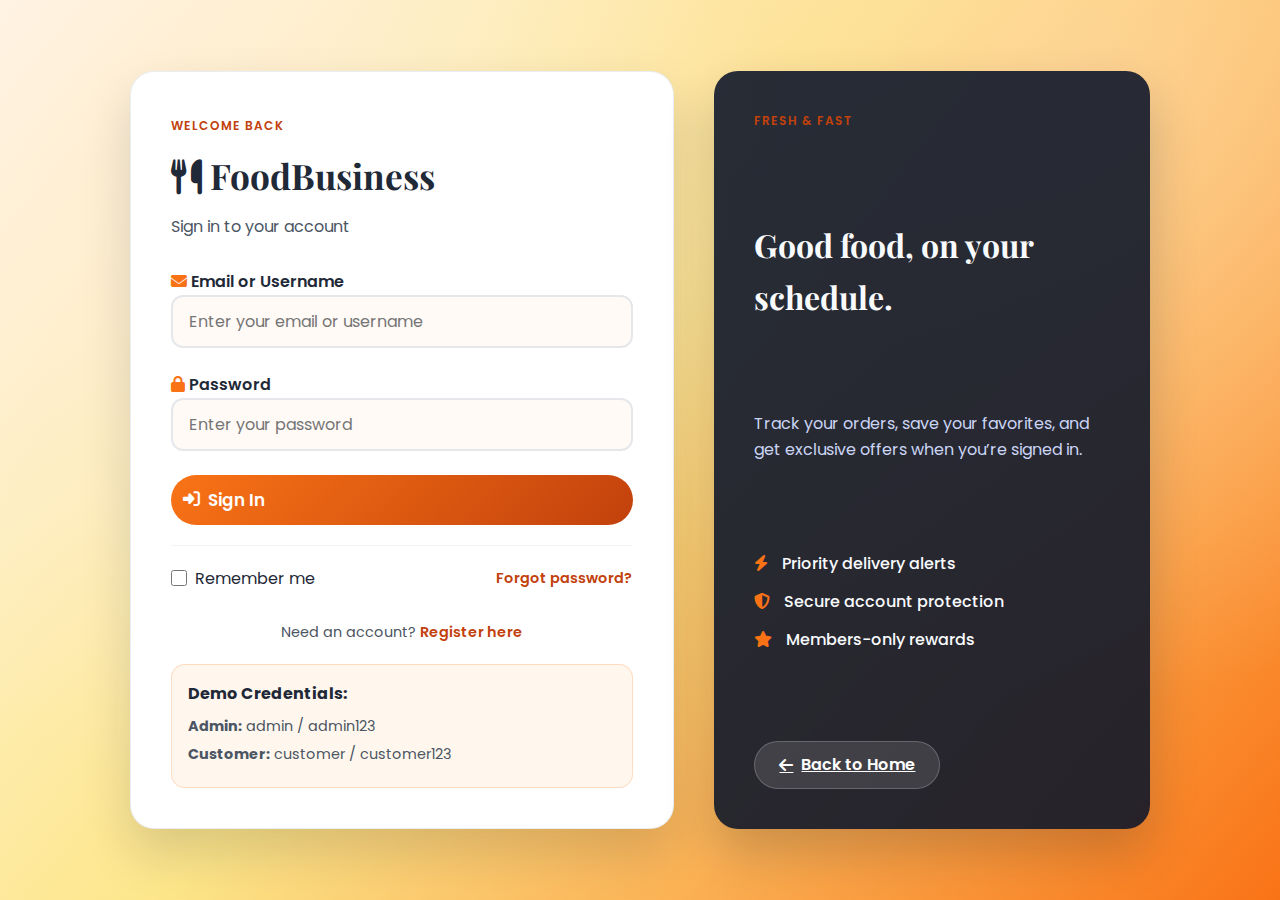
<file: pages/strategy.html>
<!DOCTYPE html>
<html lang="en">

<head>
    <meta charset="UTF-8">
    <meta name="viewport" content="width=device-width, initial-scale=1.0">
    <title>Business Strategies | Food Business</title>
    <link rel="stylesheet" href="https://cdnjs.cloudflare.com/ajax/libs/font-awesome/6.4.0/css/all.min.css">
    <link href="https://fonts.googleapis.com/css2?family=Poppins:wght@300;400;500;600;700&display=swap" rel="stylesheet">
    <link rel="stylesheet" href="../css/style.css">
    <link rel="stylesheet" href="../css/strategy.css">
</head>

<body>
    <div class="strategy-container">
        <!-- Sidebar -->
        <aside class="sidebar">
            <div class="sidebar-header">
                <h2><i class="fas fa-utensils"></i> FoodBusiness</h2>
                <p>Admin Dashboard</p>
            </div>

            <nav class="sidebar-nav">
                <ul>
                    <li><a href="dashboard.html"><i class="fas fa-chart-line"></i> Dashboard</a></li>
                    <li class="active"><a href="strategy.html"><i class="fas fa-chess"></i> Strategies</a></li>
                    <li><a href="menu.html"><i class="fas fa-utensils"></i> Menu</a></li>
                    <li><a href="order-management.html"><i class="fas fa-shopping-bag"></i> Orders</a></li>
                    <li><a href="../index.html"><i class="fas fa-home"></i> View Site</a></li>
                    <!-- <li><a href="#" id="logoutBtn"><i class="fas fa-sign-out-alt"></i> Logout</a></li> -->
                    <!-- In admin sidebar navigation -->
                    <li><a href="logout.html" class="logout-unified"><i class="fas fa-sign-out-alt"></i> Logout</a></li>
                </ul>
            </nav>
        </aside>

        <!-- Main Content -->
        <main class="main-content">
            <header class="main-header">
                <h1>Business Strategies</h1>
                <div class="user-info">
                    <span id="userGreeting"></span>
                    <div class="user-avatar">
                        <i class="fas fa-user-circle"></i>
                    </div>
                </div>
            </header>

            <!-- Strategy Controls -->
            <div class="strategy-controls">
                <button class="btn btn-primary" id="addStrategyBtn">
                    <i class="fas fa-plus"></i> Add New Strategy
                </button>

                <div class="strategy-filters">
                    <select id="statusFilter" class="form-control">
                        <option value="all">All Status</option>
                        <option value="active">Active</option>
                        <option value="planning">Planning</option>
                        <option value="completed">Completed</option>
                        <option value="on-hold">On Hold</option>
                    </select>

                    <input type="text" id="searchStrategy" class="form-control" placeholder="Search strategies...">
                </div>
            </div>

            <!-- Strategies Grid -->
            <div class="strategies-grid" id="strategiesContainer">
                <!-- Strategies will be loaded by JS -->
            </div>

            <!-- Add/Edit Strategy Modal -->
            <div class="modal" id="strategyModal">
                <div class="modal-content">
                    <div class="modal-header">
                        <h3 id="modalTitle">Add New Strategy</h3>
                        <button class="close-modal">&times;</button>
                    </div>
                    <div class="modal-body">
                        <form id="strategyForm">
                            <input type="hidden" id="strategyId">

                            <div class="form-group">
                                <label for="strategyTitle">Strategy Title *</label>
                                <input type="text" id="strategyTitle" class="form-control" required>
                            </div>

                            <div class="form-group">
                                <label for="strategyDescription">Description *</label>
                                <textarea id="strategyDescription" class="form-control" rows="4" required></textarea>
                            </div>

                            <div class="form-row">
                                <div class="form-group">
                                    <label for="strategyStatus">Status</label>
                                    <select id="strategyStatus" class="form-control">
                                        <option value="planning">Planning</option>
                                        <option value="active">Active</option>
                                        <option value="completed">Completed</option>
                                        <option value="on-hold">On Hold</option>
                                    </select>
                                </div>

                                <div class="form-group">
                                    <label for="strategyPriority">Priority</label>
                                    <select id="strategyPriority" class="form-control">
                                        <option value="low">Low</option>
                                        <option value="medium">Medium</option>
                                        <option value="high">High</option>
                                    </select>
                                </div>
                            </div>

                            <div class="form-group">
                                <label for="strategyDeadline">Target Deadline</label>
                                <input type="date" id="strategyDeadline" class="form-control">
                            </div>

                            <div class="modal-footer">
                                <button type="button" class="btn btn-secondary close-modal">Cancel</button>
                                <button type="submit" class="btn btn-primary">Save Strategy</button>
                            </div>
                        </form>
                    </div>
                </div>
            </div>
        </main>
    </div>

    <script src="../js/auth.js"></script>
    <script src="../js/strategy.js"></script>
</body>

</html>
</file>
<file: css/style.css>
/* css/style.css - Shared Styles */

* {
    margin: 0;
    padding: 0;
    box-sizing: border-box;
    font-family: 'Poppins', sans-serif;
}

body {
    background-color: var(--bg);
    color: var(--ink);
    line-height: 1.6;
}

.container {
    max-width: 1200px;
    margin: 0 auto;
    padding: 0 20px;
}


/* Header & Navigation */

:root {
    --primary: #667eea;
    --primary-dark: #5a67d8;
    --secondary: #764ba2;
    --ink: #1f2937;
    --muted: #4b5563;
    --bg: #f8f9fa;
    --card: #ffffff;
    --glass: rgba(255, 255, 255, 0.14);
    --border: rgba(148, 163, 184, 0.2);
    --shadow: 0 5px 15px rgba(0, 0, 0, 0.08);
    --section: #ffffff;
}

.header {
    position: relative;
    background: linear-gradient(120deg, #4f46e5 0%, #6d28d9 45%, #1d4ed8 100%);
    color: #fff;
    padding: 0.9rem 0;
    border-bottom: 1px solid rgba(148, 163, 184, 0.25);
    box-shadow: 0 6px 18px rgba(15, 23, 42, 0.08);
    overflow: hidden;
}

.header::before {
    content: "";
    position: absolute;
    inset: 0;
    background: radial-gradient(circle at 20% 20%, rgba(255, 255, 255, 0.35), transparent 45%),
        radial-gradient(circle at 80% 30%, rgba(255, 255, 255, 0.25), transparent 50%),
        linear-gradient(120deg, rgba(102, 126, 234, 0.2), transparent 60%);
    pointer-events: none;
}

.navbar {
    position: relative;
    z-index: 1;
    display: flex;
    justify-content: space-between;
    align-items: center;
    gap: 1.25rem;
}

.nav-left {
    display: inline-flex;
    align-items: center;
    gap: 12px;
}

.nav-like:focus-visible {
    outline: 3px solid rgba(255, 255, 255, 0.6);
    outline-offset: 2px;
}

.logo {
    font-size: 1.6rem;
    font-weight: 700;
    display: flex;
    align-items: center;
    gap: 10px;
    color: #fff;
}

.logo i {
    color: #fff;
}

.admin-badge {
    display: inline-flex;
    align-items: center;
    gap: 6px;
    padding: 4px 10px;
    margin-left: 10px;
    border-radius: 999px;
    font-size: 0.75rem;
    font-weight: 700;
    text-transform: uppercase;
    letter-spacing: 0.08em;
    background: rgba(15, 23, 42, 0.25);
    border: 1px solid rgba(255, 255, 255, 0.22);
    color: #fff;
}

.admin-badge i {
    font-size: 0.8rem;
}

.nav-links {
    display: flex;
    align-items: center;
    gap: 0.6rem;
    list-style: none;
}

.nav-links a {
    position: relative;
    color: #fff;
    text-decoration: none;
    font-weight: 600;
    padding: 10px 16px;
    border-radius: 999px;
    transition: background 0.2s ease, transform 0.18s ease, color 0.2s ease;
    display: inline-flex;
    align-items: center;
    gap: 8px;
}

.nav-links a i {
    color: currentColor;
    font-size: 1rem;
}

.nav-links a::after {
    content: "";
    position: absolute;
    left: 16px;
    right: 16px;
    bottom: 6px;
    height: 2px;
    background: currentColor;
    opacity: 0;
    transform: scaleX(0.6);
    transition: opacity 0.2s ease, transform 0.2s ease;
}

.nav-links a:hover {
    background: rgba(255, 255, 255, 0.16);
    transform: translateY(-2px);
}

.nav-links a:hover::after,
.nav-links a.active::after,
.nav-links a.active-link::after {
    opacity: 0.8;
    transform: scaleX(1);
}

.nav-links a.active,
.nav-links a.active-link {
    background: rgba(255, 255, 255, 0.22);
    box-shadow: 0 10px 24px rgba(15, 23, 42, 0.2);
}

.nav-links a.btn {
    padding: 10px 20px;
    border-radius: 999px;
    font-weight: 700;
}

.nav-links a.btn-primary {
    background: linear-gradient(135deg, var(--primary) 0%, var(--secondary) 100%);
    color: #fff;
    box-shadow: 0 12px 24px rgba(118, 75, 162, 0.35);
}

.nav-links a.btn-primary:hover {
    transform: translateY(-2px) scale(1.02);
}

/* Auth-heavy nav (after login) */
.nav-links.nav-auth {
    flex: 1;
    justify-content: flex-end;
    flex-wrap: nowrap;
    gap: 0.4rem 0.8rem;
}

.nav-links.nav-auth a {
    padding: 8px 14px;
    font-size: 0.95rem;
}

.nav-links.nav-auth a i {
    font-size: 0.95rem;
}

.nav-links.nav-admin {
    background: rgba(15, 23, 42, 0.22);
    padding: 8px;
    border-radius: 999px;
    border: 1px solid rgba(255, 255, 255, 0.18);
    box-shadow: inset 0 0 0 1px rgba(255, 255, 255, 0.06);
}

.nav-links.nav-admin a {
    padding: 8px 14px;
    border-radius: 14px;
    background: transparent;
}

.nav-links .admin-pill {
    background: rgba(255, 255, 255, 0.18);
    border: 1px solid rgba(255, 255, 255, 0.28);
    box-shadow: 0 12px 24px rgba(15, 23, 42, 0.22);
}

.admin-mode .header {
    background: linear-gradient(120deg, #312e81 0%, #4338ca 45%, #1d4ed8 100%);
}

.nav-links a#logoutBtn,
.nav-links a[href$="logout.html"]:not(.btn) {
    background: linear-gradient(135deg, var(--primary) 0%, var(--secondary) 100%);
    color: #fff;
    padding: 10px 20px;
    border-radius: 999px;
    font-weight: 700;
    box-shadow: 0 12px 24px rgba(118, 75, 162, 0.35);
}

.nav-links a#logoutBtn:hover,
.nav-links a[href$="logout.html"]:not(.btn):hover {
    transform: translateY(-2px) scale(1.02);
}

/* Unified logout button */
.logout-unified {
    display: inline-flex;
    align-items: center;
    gap: 8px;
    padding: 10px 18px;
    border-radius: 999px;
    font-weight: 700;
    color: #fff;
    text-decoration: none;
    background: linear-gradient(135deg, var(--primary) 0%, var(--secondary) 100%);
    box-shadow: 0 12px 24px rgba(118, 75, 162, 0.35);
    border: 1px solid rgba(255, 255, 255, 0.3);
    transition: transform 0.18s ease, box-shadow 0.18s ease, filter 0.18s ease;
}

.logout-unified:hover {
    transform: translateY(-2px);
    box-shadow: 0 16px 30px rgba(118, 75, 162, 0.4);
    filter: saturate(1.1);
}

.nav-links a:focus-visible {
    outline: 3px solid rgba(102, 126, 234, 0.5);
    outline-offset: 2px;
}

.food-title {
    white-space: nowrap;
}

/* Responsive Navbar: hamburger, mobile menu, sticky */

.nav-toggle {
    position: relative;
    z-index: 3;
    display: none;
    background: transparent;
    border: none;
    color: #fff;
    font-size: 1.2rem;
    cursor: pointer;
    padding: 10px;
    border-radius: 10px;
}

.nav-toggle:focus-visible {
    outline: 3px solid rgba(255, 255, 255, 0.5);
    outline-offset: 2px;
}

.nav-toggle .bar {
    display: block;
    width: 24px;
    height: 2px;
    background: #fff;
    margin: 5px 0;
    border-radius: 2px;
    transition: transform 0.2s ease, opacity 0.2s ease;
}

.nav-toggle.is-open .bar:nth-child(1) {
    transform: translateY(7px) rotate(45deg);
}

.nav-toggle.is-open .bar:nth-child(2) {
    opacity: 0;
}

.nav-toggle.is-open .bar:nth-child(3) {
    transform: translateY(-7px) rotate(-45deg);
}

.nav-links.open {
    opacity: 1;
    transform: translateY(0);
    pointer-events: auto;
}

.header.sticky {
    position: fixed;
    top: 0;
    left: 0;
    right: 0;
    z-index: 999;
    background: rgba(102, 126, 234, 0.86);
    backdrop-filter: blur(12px);
    box-shadow: 0 10px 28px rgba(15, 23, 42, 0.14);
}

@media (max-width: 900px) {
    .header {
        overflow: visible;
    }
    .nav-toggle {
        display: inline-flex;
        align-items: center;
    }
    .navbar {
        align-items: center;
    }
    .nav-links {
        position: absolute;
        top: calc(100% + 10px);
        right: 20px;
        background: rgba(15, 23, 42, 0.95);
        padding: 16px;
        border-radius: 16px;
        display: flex;
        flex-direction: column;
        gap: 10px;
        min-width: 220px;
        z-index: 2;
        opacity: 0;
        transform: translateY(-10px);
        pointer-events: none;
        transition: all 0.2s ease;
        box-shadow: 0 18px 36px rgba(15, 23, 42, 0.3);
    }
    .nav-links a {
        color: #fff;
        justify-content: flex-start;
        width: 100%;
    }
    .nav-links a.active-link {
        color: #fff;
        background: rgba(255, 255, 255, 0.12);
    }
    .nav-links a.active-link::after {
        background: #fff;
    }
    .nav-links a::after {
        background: #fff;
    }
    .nav-links a.btn-primary {
        width: 100%;
        justify-content: center;
    }
}


/* Buttons */

.btn {
    padding: 10px 24px;
    border: none;
    border-radius: 50px;
    font-weight: 600;
    cursor: pointer;
    transition: all 0.3s ease;
    display: inline-flex;
    align-items: center;
    gap: 8px;
}

.btn-primary {
    background: linear-gradient(135deg, #667eea 0%, #764ba2 100%);
    color: white;
}

.btn-primary:hover {
    transform: translateY(-2px);
    box-shadow: 0 5px 15px rgba(102, 126, 234, 0.4);
}

.btn-secondary {
    background: #6c757d;
    color: white;
}

.btn-success {
    background: #28a745;
    color: white;
}

.btn-danger {
    background: #dc3545;
    color: white;
}


/* Cards */

.card {
    background: var(--card);
    border-radius: 15px;
    padding: 25px;
    box-shadow: var(--shadow);
    transition: transform 0.3s ease;
    margin-bottom: 20px;
}

.card:hover {
    transform: translateY(-5px);
}


/* Footer */

.footer {
    position: relative;
    background: radial-gradient(circle at top left, rgba(102, 126, 234, 0.25), transparent 45%),
        radial-gradient(circle at 80% 0%, rgba(118, 75, 162, 0.2), transparent 40%),
        linear-gradient(180deg, #1f2937 0%, #111827 65%, #0b1120 100%);
    color: #e5e7eb;
    padding: 3.5rem 0 2rem;
    margin-top: 3rem;
    border-top: 1px solid var(--border);
}

.footer::before {
    content: "";
    position: absolute;
    inset: 0;
    background: linear-gradient(90deg, rgba(102, 126, 234, 0.12), transparent 60%);
    pointer-events: none;
}

.footer-content {
    position: relative;
    display: grid;
    grid-template-columns: 1.2fr 0.8fr 1fr;
    gap: 2rem;
    align-items: start;
    z-index: 1;
}

.footer-brand h3 {
    font-size: 1.35rem;
    margin-bottom: 0.6rem;
    color: #fff;
    letter-spacing: 0.02em;
}

.footer h3 {
    font-size: 1.05rem;
    margin-bottom: 0.8rem;
    color: #f9fafb;
}

.footer p {
    color: #cbd5f5;
    line-height: 1.6;
    font-size: 0.95rem;
}

.footer ul {
    list-style: none;
    padding: 0;
    display: grid;
    gap: 0.5rem;
}

.footer ul li a {
    color: #cbd5e1;
    text-decoration: none;
    transition: color 0.2s ease, transform 0.15s ease;
    display: inline-flex;
    align-items: center;
    gap: 8px;
}

.footer ul li a::before {
    content: "•";
    color: var(--primary);
    font-size: 0.8rem;
}

.footer ul li a:hover {
    color: #ffffff;
    transform: translateX(3px);
}

.footer .contact p {
    display: flex;
    align-items: center;
    gap: 8px;
}

.footer .contact p i {
    color: var(--primary);
}

.social-icons {
    display: flex;
    gap: 12px;
    margin-top: 1rem;
}

.social-icons a {
    width: 38px;
    height: 38px;
    display: inline-flex;
    align-items: center;
    justify-content: center;
    background: rgba(255, 255, 255, 0.06);
    color: #e5e7eb;
    border-radius: 12px;
    text-decoration: none;
    transition: background 0.2s ease, transform 0.15s ease, color 0.2s ease;
    border: 1px solid rgba(148, 163, 184, 0.2);
}

.social-icons a:hover {
    background: var(--primary);
    color: #0f172a;
    transform: translateY(-3px);
}

.footer-bottom {
    position: relative;
    margin-top: 2rem;
    border-top: 1px solid var(--border);
    padding-top: 1.2rem;
    display: flex;
    justify-content: space-between;
    align-items: center;
    gap: 1rem;
    color: #94a3b8;
    font-size: 0.9rem;
    z-index: 1;
}

.footer-bottom p {
    margin: 0;
}

@media (max-width: 900px) {
    .footer-content {
        grid-template-columns: 1fr;
    }
    .footer-bottom {
        flex-direction: column;
        text-align: center;
    }
}

@media (max-width: 480px) {
    .footer {
        padding: 2.5rem 0 1.5rem;
    }
    .social-icons a {
        width: 36px;
        height: 36px;
    }
}


/* Forms */

.form-group {
    margin-bottom: 1.5rem;
}

.form-control {
    width: 100%;
    padding: 12px 16px;
    border: 2px solid rgba(148, 163, 184, 0.35);
    border-radius: 8px;
    font-size: 1rem;
    transition: border-color 0.3s ease;
    background: var(--card);
    color: var(--ink);
}

.form-control:focus {
    outline: none;
    border-color: #667eea;
}


/* Alerts */

.alert {
    padding: 15px 20px;
    border-radius: 8px;
    margin-bottom: 20px;
}

.alert-success {
    background: #d4edda;
    color: #155724;
    border: 1px solid #c3e6cb;
}

.alert-danger {
    background: #f8d7da;
    color: #721c24;
    border: 1px solid #f5c6cb;
}


/* Responsive */

@media (max-width: 768px) {
    .navbar {
        gap: 0.75rem;
    }
    .logo {
        font-size: 1.35rem;
    }
    .nav-links {
        right: 16px;
        min-width: 200px;
    }
}

@media (max-width: 600px) {
    .container {
        padding: 0 16px;
    }
    .header {
        padding: 0.75rem 0;
    }
    .logo {
        font-size: 1.2rem;
        gap: 8px;
    }
    .nav-links {
        left: 16px;
        right: 16px;
        min-width: auto;
        width: calc(100% - 32px);
    }
    .nav-links a {
        font-size: 0.95rem;
    }
    .nav-links a.btn,
    .nav-links a.btn-primary {
        padding: 9px 16px;
    }
}

@media (max-width: 420px) {
    .logo {
        font-size: 1.1rem;
    }
    .admin-badge {
        display: none;
    }
}
</file>
<file: css/cart.css>
/* css/cart.css - Warm Cart Theme */

:root {
    --cart-ink: #1f2937;
    --cart-muted: #4b5563;
    --cart-warm: #f97316;
    --cart-warm-dark: #c2410c;
    --cart-cream: #fff7ed;
    --cart-sand: #ffedd5;
}

.cart-hero {
    position: relative;
    background: linear-gradient(140deg, #fff7ed 0%, #ffedd5 45%, #fed7aa 100%);
    color: var(--cart-ink);
    padding: 4.5rem 0 3.5rem;
    text-align: center;
    overflow: hidden;
}

.cart-hero::after {
    content: "";
    position: absolute;
    inset: 0;
    background: radial-gradient(circle at 15% 20%, rgba(255, 255, 255, 0.7), transparent 45%),
        radial-gradient(circle at 85% 20%, rgba(255, 255, 255, 0.5), transparent 50%);
    pointer-events: none;
}

.cart-hero h1 {
    position: relative;
    font-size: 3rem;
    margin-bottom: 0.6rem;
    font-family: "Playfair Display", serif;
}

.cart-hero p {
    position: relative;
    font-size: 1.2rem;
    color: var(--cart-muted);
}

.cart-content {
    padding: 3.5rem 0 4.5rem;
    background: #fdfcfb;
}

.cart-layout {
    display: grid;
    grid-template-columns: 2fr 1fr;
    gap: 2.5rem;
}

.cart-items {
    background: white;
    border-radius: 20px;
    padding: 2rem;
    box-shadow: 0 20px 40px rgba(15, 23, 42, 0.08);
    border: 1px solid rgba(148, 163, 184, 0.2);
}

.cart-header {
    display: flex;
    justify-content: space-between;
    align-items: center;
    margin-bottom: 1.8rem;
    padding-bottom: 1rem;
    border-bottom: 1px solid rgba(148, 163, 184, 0.2);
}

.cart-header h2 {
    color: var(--cart-ink);
    font-size: 1.4rem;
}

.cart-items-list {
    display: flex;
    flex-direction: column;
    gap: 1.5rem;
}

.cart-item {
    display: grid;
    grid-template-columns: 120px 1fr auto;
    gap: 1.5rem;
    padding: 1.5rem;
    border: 1px solid rgba(148, 163, 184, 0.2);
    border-radius: 16px;
    background: #fffdfb;
    transition: transform 0.25s ease, box-shadow 0.25s ease, border-color 0.25s ease;
}

.cart-item:hover {
    border-color: rgba(249, 115, 22, 0.4);
    box-shadow: 0 16px 32px rgba(15, 23, 42, 0.08);
    transform: translateY(-2px);
}

.cart-item-image {
    width: 120px;
    height: 110px;
    border-radius: 12px;
    overflow: hidden;
    box-shadow: 0 10px 18px rgba(15, 23, 42, 0.12);
}

.cart-item-image img {
    width: 100%;
    height: 100%;
    object-fit: cover;
}

.cart-item-details {
    display: flex;
    flex-direction: column;
    justify-content: space-between;
}

.cart-item-name {
    font-size: 1.2rem;
    font-weight: 600;
    color: var(--cart-ink);
    margin-bottom: 0.4rem;
}

.cart-item-description {
    color: var(--cart-muted);
    font-size: 0.95rem;
    margin-bottom: 1rem;
}

.cart-item-price {
    color: var(--cart-warm-dark);
    font-weight: 700;
    font-size: 1.1rem;
}

.cart-item-controls {
    display: flex;
    flex-direction: column;
    align-items: flex-end;
    justify-content: space-between;
    gap: 0.8rem;
}

.quantity-controls {
    display: flex;
    align-items: center;
    gap: 8px;
    background: #fff7ed;
    padding: 6px;
    border-radius: 999px;
    border: 1px solid rgba(249, 115, 22, 0.2);
}

.quantity-btn {
    width: 32px;
    height: 32px;
    border: none;
    background: white;
    border-radius: 999px;
    cursor: pointer;
    display: flex;
    align-items: center;
    justify-content: center;
    font-weight: bold;
    color: var(--cart-warm-dark);
    box-shadow: 0 6px 12px rgba(15, 23, 42, 0.08);
}

.quantity-btn:hover {
    background: var(--cart-warm);
    color: white;
}

.quantity-input {
    width: 36px;
    text-align: center;
    border: none;
    background: transparent;
    font-weight: bold;
    color: var(--cart-ink);
}

.remove-item {
    background: none;
    border: none;
    color: #dc2626;
    cursor: pointer;
    font-size: 0.9rem;
    display: inline-flex;
    align-items: center;
    gap: 6px;
    font-weight: 600;
}

.remove-item:hover {
    color: #b91c1c;
}

.cart-empty {
    text-align: center;
    padding: 4rem 2rem;
    color: var(--cart-muted);
}

.cart-empty i {
    font-size: 4rem;
    color: #f3f4f6;
    margin-bottom: 1rem;
}

.cart-empty h3 {
    color: var(--cart-ink);
    margin-bottom: 0.5rem;
}

.order-summary {
    position: sticky;
    top: 2rem;
}

.summary-card {
    background: white;
    border-radius: 20px;
    padding: 2rem;
    box-shadow: 0 20px 40px rgba(15, 23, 42, 0.08);
    border: 1px solid rgba(148, 163, 184, 0.2);
}

.summary-card h3 {
    color: var(--cart-ink);
    margin-bottom: 1.2rem;
    font-size: 1.3rem;
}

.summary-details {
    margin-bottom: 2rem;
}

.summary-row {
    display: flex;
    justify-content: space-between;
    align-items: center;
    margin-bottom: 0.8rem;
    color: var(--cart-muted);
}

.summary-row.total {
    font-size: 1.3rem;
    font-weight: 700;
    color: var(--cart-ink);
    margin-top: 1rem;
}

.summary-divider {
    height: 1px;
    background: #f3f4f6;
    margin: 1rem 0;
}

.delivery-options {
    margin-bottom: 1.8rem;
}

.delivery-options h4 {
    color: var(--cart-ink);
    margin-bottom: 0.9rem;
    font-size: 1.05rem;
}

.delivery-option {
    display: flex;
    justify-content: space-between;
    align-items: center;
    padding: 1rem;
    border: 1px solid rgba(148, 163, 184, 0.2);
    border-radius: 14px;
    margin-bottom: 0.9rem;
    cursor: pointer;
    transition: border-color 0.2s ease, box-shadow 0.2s ease;
    background: #fffdfb;
}

.delivery-option:hover {
    border-color: rgba(249, 115, 22, 0.5);
    box-shadow: 0 12px 26px rgba(15, 23, 42, 0.08);
}

.delivery-option label {
    display: flex;
    align-items: center;
    gap: 10px;
    cursor: pointer;
    flex: 1;
    color: var(--cart-ink);
}

.delivery-option input[type="radio"] {
    margin-right: 10px;
    accent-color: var(--cart-warm);
}

.delivery-option i {
    color: var(--cart-warm);
    font-size: 1.2rem;
}

.delivery-option strong {
    display: block;
    color: var(--cart-ink);
}

.delivery-option small {
    color: var(--cart-muted);
    font-size: 0.9rem;
}

.promo-code {
    margin-bottom: 1.8rem;
}

.promo-code h4 {
    color: var(--cart-ink);
    margin-bottom: 0.9rem;
    font-size: 1.05rem;
}

.promo-input {
    display: flex;
    gap: 10px;
}

.promo-input input {
    flex: 1;
}

.btn-checkout {
    width: 100%;
    padding: 15px;
    font-size: 1.1rem;
    background: linear-gradient(135deg, var(--cart-warm) 0%, var(--cart-warm-dark) 100%);
    border: none;
    margin-bottom: 1rem;
}

.btn-checkout:hover {
    background: linear-gradient(135deg, var(--cart-warm-dark) 0%, #9a3412 100%);
}

.secure-checkout {
    text-align: center;
    color: var(--cart-muted);
    font-size: 0.9rem;
}

.secure-checkout i {
    color: var(--cart-warm);
    margin-right: 5px;
}

/* Modal Styles */

.modal {
    display: none;
    position: fixed;
    top: 0;
    left: 0;
    width: 100%;
    height: 100%;
    background: rgba(15, 23, 42, 0.6);
    z-index: 1000;
    align-items: center;
    justify-content: center;
    backdrop-filter: blur(4px);
}

.modal.active {
    display: flex;
}

.modal-content {
    background: white;
    border-radius: 18px;
    width: 92%;
    max-width: 520px;
    max-height: 90vh;
    overflow-y: auto;
    animation: modalSlide 0.3s ease;
    box-shadow: 0 24px 50px rgba(15, 23, 42, 0.2);
}

@keyframes modalSlide {
    from {
        opacity: 0;
        transform: translateY(-40px);
    }
    to {
        opacity: 1;
        transform: translateY(0);
    }
}

.modal-header {
    padding: 20px;
    border-bottom: 1px solid #f3f4f6;
    display: flex;
    justify-content: space-between;
    align-items: center;
}

.modal-header h3 {
    margin: 0;
    color: var(--cart-ink);
}

.close-modal {
    background: none;
    border: none;
    font-size: 1.4rem;
    cursor: pointer;
    color: #9ca3af;
}

.close-modal:hover {
    color: #1f2937;
}

.modal-body {
    padding: 20px;
}

.modal-footer {
    padding: 20px;
    border-top: 1px solid #f3f4f6;
    display: flex;
    justify-content: flex-end;
    gap: 10px;
}

/* Responsive */

@media (max-width: 1024px) {
    .cart-layout {
        grid-template-columns: 1fr;
    }
    .order-summary {
        position: static;
    }
}

@media (max-width: 768px) {
    .cart-item {
        grid-template-columns: 1fr;
        text-align: center;
    }
    .cart-item-image {
        margin: 0 auto;
    }
    .cart-item-controls {
        align-items: center;
    }
    .cart-hero h1 {
        font-size: 2.4rem;
    }
    .cart-header {
        flex-direction: column;
        gap: 1rem;
        align-items: flex-start;
    }
    .promo-input {
        flex-direction: column;
    }
}
</file>
<file: css/contact.css>
/* css/contact.css - Blue/Purple Contact Theme */

:root {
    --contact-ink: #1f2937;
    --contact-muted: #4b5563;
    --contact-warm: #667eea;
    --contact-warm-dark: #764ba2;
    --contact-cream: #f5f7ff;
    --contact-sand: #e8edff;
}

.contact-hero {
    position: relative;
    padding: 5rem 0 4rem;
    background: linear-gradient(140deg, #f5f7ff 0%, #e8edff 45%, #d9e2ff 100%);
    overflow: hidden;
}

.contact-hero::after {
    content: "";
    position: absolute;
    inset: 0;
    background: radial-gradient(circle at 10% 20%, rgba(255, 255, 255, 0.6), transparent 45%),
        radial-gradient(circle at 80% 10%, rgba(255, 255, 255, 0.4), transparent 55%);
    pointer-events: none;
}

.hero-grid {
    position: relative;
    z-index: 1;
    display: grid;
    grid-template-columns: 1.2fr 0.8fr;
    gap: 2.5rem;
    align-items: center;
}

.eyebrow {
    display: inline-flex;
    align-items: center;
    gap: 8px;
    font-weight: 600;
    letter-spacing: 0.08em;
    text-transform: uppercase;
    font-size: 0.8rem;
    color: var(--contact-warm-dark);
}

.hero-text h1 {
    font-family: "Playfair Display", serif;
    font-size: 3.2rem;
    margin: 0.8rem 0 1rem;
    color: var(--contact-ink);
}

.hero-text p {
    font-size: 1.15rem;
    color: var(--contact-muted);
    max-width: 520px;
}

.hero-actions {
    display: flex;
    gap: 1rem;
    margin-top: 2rem;
    flex-wrap: wrap;
}

.hero-panel .panel-card {
    background: rgba(255, 255, 255, 0.85);
    border-radius: 20px;
    padding: 2rem;
    box-shadow: 0 18px 40px rgba(15, 23, 42, 0.12);
    border: 1px solid rgba(148, 163, 184, 0.2);
    backdrop-filter: blur(8px);
}

.panel-card h3 {
    font-size: 1.4rem;
    color: var(--contact-ink);
    margin-bottom: 0.6rem;
}

.panel-card p {
    color: var(--contact-muted);
    margin-bottom: 1rem;
}

.panel-list {
    display: grid;
    gap: 0.6rem;
    color: var(--contact-ink);
    font-weight: 500;
}

.panel-list i {
    color: var(--contact-warm);
    margin-right: 8px;
}

.contact-content {
    padding: 4rem 0 5rem;
    background: #fdfcfb;
}

.contact-highlights {
    display: grid;
    grid-template-columns: repeat(3, minmax(0, 1fr));
    gap: 1.5rem;
    margin-bottom: 3rem;
}

.highlight-card {
    display: flex;
    gap: 1rem;
    align-items: center;
    background: #ffffff;
    border-radius: 16px;
    padding: 1.2rem 1.5rem;
    box-shadow: 0 10px 30px rgba(15, 23, 42, 0.08);
    border: 1px solid rgba(148, 163, 184, 0.15);
}

.highlight-card i {
    font-size: 1.6rem;
    color: var(--contact-warm);
}

.highlight-card h3 {
    margin-bottom: 0.2rem;
    color: var(--contact-ink);
    font-size: 1.05rem;
}

.highlight-card p {
    color: var(--contact-muted);
    font-size: 0.95rem;
}

.contact-grid {
    display: grid;
    grid-template-columns: 1fr 1.2fr;
    gap: 3rem;
    margin-bottom: 4rem;
}

.contact-info {
    display: grid;
    grid-template-columns: 1fr 1fr;
    gap: 1.5rem;
}

.info-card {
    background: #ffffff;
    padding: 1.6rem;
    border-radius: 16px;
    text-align: left;
    box-shadow: 0 14px 30px rgba(15, 23, 42, 0.08);
    transition: transform 0.25s ease, box-shadow 0.25s ease;
    border: 1px solid rgba(148, 163, 184, 0.15);
}

.info-card:hover {
    transform: translateY(-4px);
    box-shadow: 0 18px 40px rgba(15, 23, 42, 0.12);
}

.info-card i {
    font-size: 1.8rem;
    color: var(--contact-warm);
    margin-bottom: 0.8rem;
}

.info-card h3 {
    color: var(--contact-ink);
    margin-bottom: 0.6rem;
    font-size: 1.1rem;
}

.info-card p {
    color: var(--contact-muted);
    margin-bottom: 0.3rem;
    font-size: 0.95rem;
}

.contact-form-container .form-card {
    background: #ffffff;
    padding: 2.6rem;
    border-radius: 20px;
    box-shadow: 0 20px 45px rgba(15, 23, 42, 0.12);
    border: 1px solid rgba(148, 163, 184, 0.2);
}

.form-card h2 {
    font-family: "Playfair Display", serif;
    color: var(--contact-ink);
    margin-bottom: 0.6rem;
    font-size: 2rem;
}

.form-intro {
    color: var(--contact-muted);
    margin-bottom: 1.8rem;
}

.form-row {
    display: grid;
    grid-template-columns: 1fr 1fr;
    gap: 1.5rem;
    margin-bottom: 1.5rem;
}

.form-group label {
    display: block;
    margin-bottom: 0.5rem;
    color: var(--contact-ink);
    font-weight: 600;
}

.form-control {
    width: 100%;
    padding: 12px 16px;
    border: 2px solid #e5e7eb;
    border-radius: 12px;
    font-size: 1rem;
    transition: border-color 0.2s ease, box-shadow 0.2s ease;
    background: #fffdfb;
}

.form-control:focus {
    outline: none;
    border-color: var(--contact-warm);
    box-shadow: 0 0 0 4px rgba(102, 126, 234, 0.2);
}

textarea.form-control {
    resize: vertical;
    min-height: 140px;
}

.form-note {
    margin-top: 1rem;
    color: var(--contact-muted);
    font-size: 0.9rem;
}

.btn-primary {
    background: linear-gradient(135deg, var(--contact-warm) 0%, var(--contact-warm-dark) 100%);
    border: none;
}

.btn-secondary {
    background: #111827;
    color: #fff;
}

.map-section {
    margin: 4rem 0;
}

.map-header {
    display: flex;
    justify-content: space-between;
    align-items: center;
    gap: 1rem;
    margin-bottom: 1.8rem;
}

.map-section h2 {
    font-family: "Playfair Display", serif;
    color: var(--contact-ink);
    font-size: 2.4rem;
}

.map-container {
    background: #ffffff;
    border-radius: 20px;
    overflow: hidden;
    box-shadow: 0 20px 40px rgba(15, 23, 42, 0.12);
    height: 380px;
    border: 1px solid rgba(148, 163, 184, 0.2);
}

.map-placeholder {
    height: 100%;
    display: flex;
    flex-direction: column;
    align-items: center;
    justify-content: center;
    background: linear-gradient(135deg, #f5f7ff 0%, #d9e2ff 100%);
    color: var(--contact-ink);
}

.map-placeholder i {
    font-size: 4.5rem;
    margin-bottom: 1rem;
    color: var(--contact-warm-dark);
}

.map-placeholder p {
    font-size: 1.1rem;
    margin-bottom: 0.4rem;
}

.visit-card {
    margin-top: 1.6rem;
    background: #111827;
    color: #fff;
    padding: 1.8rem;
    border-radius: 16px;
    display: flex;
    justify-content: space-between;
    align-items: center;
    gap: 1rem;
    box-shadow: 0 16px 36px rgba(15, 23, 42, 0.18);
}

.visit-card h3 {
    margin-bottom: 0.4rem;
    font-size: 1.3rem;
}

.visit-card p {
    color: #d1d5db;
}

.faq-section {
    background: var(--contact-cream);
    padding: 3.5rem;
    border-radius: 20px;
    border: 1px solid rgba(148, 163, 184, 0.2);
}

.faq-section h2 {
    text-align: center;
    font-family: "Playfair Display", serif;
    color: var(--contact-ink);
    font-size: 2.3rem;
    margin-bottom: 2.6rem;
}

.faq-grid {
    display: grid;
    grid-template-columns: repeat(auto-fit, minmax(260px, 1fr));
    gap: 1.5rem;
}

.faq-item {
    background: #ffffff;
    padding: 1.5rem;
    border-radius: 14px;
    box-shadow: 0 12px 30px rgba(15, 23, 42, 0.08);
    border-left: 4px solid var(--contact-warm);
}

.faq-item h3 {
    color: var(--contact-ink);
    margin-bottom: 0.8rem;
    font-size: 1.1rem;
}

.faq-item p {
    color: var(--contact-muted);
    line-height: 1.6;
}

/* Responsive */

@media (max-width: 1100px) {
    .hero-grid {
        grid-template-columns: 1fr;
    }
    .contact-grid {
        grid-template-columns: 1fr;
    }
}

@media (max-width: 900px) {
    .contact-highlights {
        grid-template-columns: 1fr;
    }
    .contact-info {
        grid-template-columns: 1fr;
    }
    .map-header {
        flex-direction: column;
        align-items: flex-start;
    }
    .visit-card {
        flex-direction: column;
        align-items: flex-start;
    }
}

@media (max-width: 768px) {
    .hero-text h1 {
        font-size: 2.4rem;
    }
    .form-row {
        grid-template-columns: 1fr;
    }
    .faq-section {
        padding: 2rem;
    }
}
</file>
<file: css/login.css>
/* css/login.css */

:root {
    --login-ink: #1f2937;
    --login-muted: #4b5563;
    --login-warm: #f97316;
    --login-warm-dark: #c2410c;
    --login-cream: #fff7ed;
}

body {
    background: radial-gradient(circle at 15% 20%, rgba(255, 237, 213, 0.7), transparent 45%),
        radial-gradient(circle at 85% 10%, rgba(254, 215, 170, 0.6), transparent 45%),
        linear-gradient(130deg, #fff7ed 0%, #fde68a 45%, #f97316 100%);
    min-height: 100vh;
    display: flex;
    align-items: center;
    justify-content: center;
    padding: 32px;
}

.login-shell {
    width: 100%;
}

.login-container {
    width: 100%;
    max-width: 1020px;
    margin: 0 auto;
}

.auth-layout {
    display: grid;
    grid-template-columns: 1fr 0.8fr;
    gap: 2.5rem;
    align-items: stretch;
}

.auth-panel {
    display: grid;
}

.login-card,
.register-card {
    background: white;
    border-radius: 24px;
    padding: 40px;
    box-shadow: 0 24px 50px rgba(15, 23, 42, 0.15);
    animation: slideUp 0.5s ease;
    border: 1px solid rgba(148, 163, 184, 0.2);
}

@keyframes slideUp {
    from {
        opacity: 0;
        transform: translateY(20px);
    }
    to {
        opacity: 1;
        transform: translateY(0);
    }
}

.eyebrow {
    display: inline-flex;
    align-items: center;
    gap: 8px;
    font-weight: 600;
    letter-spacing: 0.08em;
    text-transform: uppercase;
    font-size: 0.75rem;
    color: var(--login-warm-dark);
}

.login-header {
    text-align: left;
    margin-bottom: 30px;
}

.login-header h1 {
    color: var(--login-ink);
    margin: 10px 0;
    font-size: 2.2rem;
    font-family: "Playfair Display", serif;
}

.login-header p {
    color: var(--login-muted);
}

.form-group label {
    font-weight: 600;
    color: var(--login-ink);
}

.form-group label i {
    color: var(--login-warm);
}

.form-control {
    background: #fffaf5;
    border-color: #e5e7eb;
    border-radius: 12px;
}

.form-control:focus {
    border-color: var(--login-warm);
    box-shadow: 0 0 0 4px rgba(249, 115, 22, 0.18);
}

.btn-block {
    width: 100%;
    padding: 12px;
    font-size: 1.05rem;
}

.btn-primary {
    background: linear-gradient(135deg, var(--login-warm) 0%, var(--login-warm-dark) 100%);
    border: none;
}

.btn-success {
    background: linear-gradient(135deg, #16a34a 0%, #15803d 100%);
    border: none;
}

.login-options {
    display: flex;
    justify-content: space-between;
    align-items: center;
    margin-top: 20px;
    padding-top: 20px;
    border-top: 1px solid #f3f4f6;
}

.form-check {
    display: flex;
    align-items: center;
    gap: 8px;
}

.form-check input[type="checkbox"] {
    width: 16px;
    height: 16px;
    accent-color: var(--login-warm);
}

.forgot-password {
    color: var(--login-warm-dark);
    text-decoration: none;
    font-size: 0.9rem;
    font-weight: 600;
}

.forgot-password:hover {
    text-decoration: underline;
}

.login-footer {
    margin-top: 30px;
    text-align: center;
    color: var(--login-muted);
    font-size: 0.9rem;
}

.login-footer a {
    color: var(--login-warm-dark);
    text-decoration: none;
    font-weight: 600;
}

.login-footer a:hover {
    text-decoration: underline;
}

.demo-credentials {
    background: #fff7ed;
    padding: 16px;
    border-radius: 14px;
    margin-top: 20px;
    text-align: left;
    border: 1px solid rgba(249, 115, 22, 0.2);
}

.demo-credentials h3 {
    font-size: 1rem;
    margin-bottom: 8px;
    color: var(--login-ink);
}

.demo-credentials p {
    margin: 5px 0;
    font-size: 0.9rem;
    color: var(--login-muted);
}

.brand-panel {
    display: flex;
}

.brand-card {
    background: rgba(15, 23, 42, 0.9);
    color: #f8fafc;
    border-radius: 24px;
    padding: 40px;
    box-shadow: 0 24px 50px rgba(15, 23, 42, 0.2);
    display: flex;
    flex-direction: column;
    justify-content: space-between;
    gap: 1.5rem;
}

.brand-card h2 {
    font-family: "Playfair Display", serif;
    font-size: 2rem;
}

.brand-card p {
    color: #cbd5f5;
}

.brand-list {
    display: grid;
    gap: 0.75rem;
    font-weight: 500;
}

.brand-list i {
    color: #f97316;
    margin-right: 10px;
}

.brand-cta .btn-secondary {
    background: rgba(255, 255, 255, 0.12);
    color: #fff;
    border: 1px solid rgba(255, 255, 255, 0.2);
}

.hidden {
    display: none;
}

@media (max-width: 960px) {
    .auth-layout {
        grid-template-columns: 1fr;
    }
    .brand-panel {
        order: -1;
    }
}

@media (max-width: 640px) {
    body {
        padding: 20px;
    }
    .login-card,
    .register-card,
    .brand-card {
        padding: 28px;
    }
    .login-header h1 {
        font-size: 1.8rem;
    }
}
</file>
<file: css/order-history.css>
/* css/order-history.css - Blue/Purple Timeline Theme */

:root {
    --order-ink: #1f2937;
    --order-muted: #4b5563;
    --order-warm: #667eea;
    --order-warm-dark: #764ba2;
    --order-cream: #f5f7ff;
    --order-sand: #e8edff;
}

.order-hero {
    position: relative;
    background: linear-gradient(140deg, #f5f7ff 0%, #e8edff 45%, #d9e2ff 100%);
    color: var(--order-ink);
    padding: 4.5rem 0 3.5rem;
    overflow: hidden;
}

.order-hero::after {
    content: "";
    position: absolute;
    inset: 0;
    background: radial-gradient(circle at 15% 20%, rgba(255, 255, 255, 0.7), transparent 45%),
        radial-gradient(circle at 85% 20%, rgba(255, 255, 255, 0.5), transparent 50%);
    pointer-events: none;
}

.hero-grid {
    position: relative;
    display: grid;
    grid-template-columns: 1.2fr 0.8fr;
    gap: 2.5rem;
    align-items: center;
    z-index: 1;
}

.eyebrow {
    display: inline-flex;
    align-items: center;
    gap: 8px;
    font-weight: 600;
    letter-spacing: 0.08em;
    text-transform: uppercase;
    font-size: 0.8rem;
    color: var(--order-warm-dark);
}

.hero-text h1 {
    font-size: 3rem;
    margin: 0.8rem 0 1rem;
    font-family: "Playfair Display", serif;
}

.hero-text p {
    font-size: 1.15rem;
    color: var(--order-muted);
    max-width: 520px;
}

.hero-actions {
    display: flex;
    gap: 1rem;
    margin-top: 2rem;
    flex-wrap: wrap;
}

.hero-panel .panel-card {
    background: rgba(255, 255, 255, 0.85);
    border-radius: 20px;
    padding: 2rem;
    box-shadow: 0 18px 40px rgba(15, 23, 42, 0.12);
    border: 1px solid rgba(148, 163, 184, 0.2);
    backdrop-filter: blur(8px);
}

.panel-card h3 {
    font-size: 1.3rem;
    color: var(--order-ink);
    margin-bottom: 0.8rem;
}

.panel-list {
    display: grid;
    gap: 0.8rem;
    color: var(--order-ink);
    font-weight: 500;
}

.panel-list i {
    color: var(--order-warm);
    margin-right: 8px;
}

.panel-note {
    margin-top: 1rem;
    color: var(--order-muted);
    font-size: 0.9rem;
}

.order-content {
    padding: 3.5rem 0 4.5rem;
    background: #fdfcfb;
}

.order-filters {
    background: white;
    border-radius: 20px;
    padding: 2rem;
    margin-bottom: 2rem;
    box-shadow: 0 20px 40px rgba(15, 23, 42, 0.08);
    border: 1px solid rgba(148, 163, 184, 0.2);
}

.filter-group {
    margin-bottom: 1.5rem;
}

.filter-group label {
    display: block;
    margin-bottom: 1rem;
    color: var(--order-ink);
    font-weight: 600;
}

.filter-buttons {
    display: flex;
    flex-wrap: wrap;
    gap: 10px;
}

.filter-btn {
    padding: 8px 16px;
    background: #f5f7ff;
    border: 1px solid rgba(102, 126, 234, 0.25);
    border-radius: 999px;
    color: var(--order-ink);
    font-weight: 600;
    cursor: pointer;
    transition: all 0.2s ease;
}

.filter-btn:hover {
    background: rgba(102, 126, 234, 0.12);
}

.filter-btn.active {
    background: linear-gradient(135deg, var(--order-warm) 0%, var(--order-warm-dark) 100%);
    color: white;
    border-color: transparent;
    box-shadow: 0 10px 20px rgba(118, 75, 162, 0.3);
}

.date-filter {
    display: flex;
    align-items: flex-end;
    gap: 12px;
    flex-wrap: wrap;
}

.date-field {
    display: flex;
    flex-direction: column;
    gap: 6px;
}

.date-field label {
    font-size: 0.85rem;
    color: var(--order-muted);
    font-weight: 600;
}

.date-divider {
    color: var(--order-muted);
    font-weight: 600;
    padding-bottom: 10px;
}

.orders-list {
    display: flex;
    flex-direction: column;
    gap: 1.5rem;
}

.order-card {
    background: white;
    border-radius: 18px;
    padding: 1.6rem;
    box-shadow: 0 16px 32px rgba(15, 23, 42, 0.08);
    border-left: 5px solid;
    border-top: 1px solid rgba(148, 163, 184, 0.15);
    border-right: 1px solid rgba(148, 163, 184, 0.15);
    border-bottom: 1px solid rgba(148, 163, 184, 0.15);
    transition: transform 0.2s ease, box-shadow 0.2s ease;
    cursor: pointer;
}

.order-card:hover {
    transform: translateY(-4px);
    box-shadow: 0 20px 40px rgba(15, 23, 42, 0.12);
}

.order-card.pending {
    border-color: #FFC107;
}

.order-card.processing {
    border-color: #2196F3;
}

.order-card.delivered {
    border-color: #4CAF50;
}

.order-card.cancelled {
    border-color: #dc3545;
}

.order-header {
    display: flex;
    justify-content: space-between;
    align-items: flex-start;
    margin-bottom: 1rem;
    flex-wrap: wrap;
    gap: 10px;
}

.order-info h3 {
    color: var(--order-ink);
    margin-bottom: 0.5rem;
    font-size: 1.2rem;
}

.order-meta {
    display: flex;
    gap: 20px;
    color: var(--order-muted);
    font-size: 0.9rem;
}

.order-meta span {
    display: flex;
    align-items: center;
    gap: 5px;
}

.order-status {
    padding: 6px 14px;
    border-radius: 999px;
    font-size: 0.8rem;
    font-weight: 600;
    white-space: nowrap;
}

.status-pending {
    background: #fff3cd;
    color: #856404;
}

.status-processing {
    background: #cce5ff;
    color: #004085;
}

.status-delivered {
    background: #d4edda;
    color: #155724;
}

.status-cancelled {
    background: #f8d7da;
    color: #721c24;
}

.order-items-preview {
    margin-top: 1rem;
}

.order-items-preview h4 {
    color: var(--order-ink);
    margin-bottom: 0.5rem;
    font-size: 1rem;
}

.items-list {
    display: flex;
    gap: 1rem;
    overflow-x: auto;
    padding: 0.5rem 0;
}

.item-preview {
    display: flex;
    align-items: center;
    gap: 10px;
    background: #f5f7ff;
    padding: 10px;
    border-radius: 12px;
    min-width: 200px;
}

.item-preview img {
    width: 50px;
    height: 50px;
    border-radius: 8px;
    object-fit: cover;
}

.item-info h5 {
    color: var(--order-ink);
    margin: 0;
    font-size: 0.9rem;
}

.item-info p {
    color: var(--order-muted);
    margin: 2px 0 0;
    font-size: 0.8rem;
}

.order-footer {
    display: flex;
    justify-content: space-between;
    align-items: center;
    margin-top: 1.5rem;
    padding-top: 1rem;
    border-top: 1px solid #f3f4f6;
    flex-wrap: wrap;
    gap: 10px;
}

.order-total {
    font-size: 1.2rem;
    font-weight: 700;
    color: var(--order-warm-dark);
}

.order-actions {
    display: flex;
    gap: 10px;
}

.btn-order-action {
    padding: 8px 16px;
    font-size: 0.9rem;
}

.orders-empty {
    display: none;
    margin-top: 2.5rem;
    color: var(--order-muted);
}

.empty-card {
    position: relative;
    display: grid;
    grid-template-columns: 0.9fr 1.1fr;
    gap: 2.5rem;
    padding: 2.8rem;
    background: linear-gradient(135deg, #fff6ec 0%, #fffaf3 45%, #f7fbff 100%);
    border-radius: 26px;
    border: 1px solid rgba(248, 200, 150, 0.35);
    box-shadow: 0 22px 45px rgba(15, 23, 42, 0.12);
    overflow: hidden;
}

.empty-card::before,
.empty-card::after {
    content: "";
    position: absolute;
    border-radius: 999px;
    background: radial-gradient(circle, rgba(255, 161, 99, 0.35), transparent 70%);
    filter: blur(2px);
}

.empty-card::before {
    width: 240px;
    height: 240px;
    top: -90px;
    left: -60px;
}

.empty-card::after {
    width: 200px;
    height: 200px;
    bottom: -70px;
    right: -40px;
    background: radial-gradient(circle, rgba(90, 168, 255, 0.25), transparent 70%);
}

.empty-illustration {
    position: relative;
    min-height: 220px;
    display: flex;
    flex-direction: column;
    align-items: flex-start;
    justify-content: center;
    gap: 1rem;
    z-index: 1;
}

.empty-orb {
    position: absolute;
    width: 180px;
    height: 180px;
    border-radius: 50%;
    background: linear-gradient(145deg, #ffb47b 0%, #ff8f5f 45%, #ffc7a2 100%);
    opacity: 0.85;
    top: -10px;
    left: 10px;
    filter: blur(0.2px);
    animation: floatOrb 6s ease-in-out infinite;
}

.empty-icon {
    width: 90px;
    height: 90px;
    border-radius: 24px;
    background: white;
    display: grid;
    place-items: center;
    box-shadow: 0 18px 30px rgba(15, 23, 42, 0.18);
    position: relative;
    z-index: 1;
}

.empty-icon i {
    font-size: 2.4rem;
    color: #ff7a59;
}

.empty-tag {
    display: inline-flex;
    align-items: center;
    gap: 8px;
    padding: 6px 14px;
    background: rgba(15, 23, 42, 0.08);
    border-radius: 999px;
    font-size: 0.8rem;
    font-weight: 600;
    color: var(--order-ink);
}

.empty-content {
    position: relative;
    z-index: 1;
}

.empty-kicker {
    display: inline-block;
    font-size: 0.85rem;
    font-weight: 700;
    text-transform: uppercase;
    letter-spacing: 0.12em;
    color: #ff7a59;
    margin-bottom: 0.7rem;
}

.empty-content h3 {
    font-size: 2.2rem;
    margin: 0 0 0.8rem;
    color: var(--order-ink);
    font-family: "Playfair Display", serif;
}

.empty-content p {
    margin: 0 0 1.6rem;
    font-size: 1.05rem;
    color: #5b6473;
    max-width: 480px;
}

.empty-actions {
    display: flex;
    gap: 12px;
    flex-wrap: wrap;
    margin-bottom: 1.6rem;
}

.empty-highlights {
    display: flex;
    gap: 14px;
    flex-wrap: wrap;
    font-weight: 600;
    color: var(--order-ink);
}

.empty-highlights span {
    display: inline-flex;
    align-items: center;
    gap: 8px;
    background: rgba(255, 255, 255, 0.7);
    border-radius: 999px;
    padding: 8px 14px;
    border: 1px solid rgba(148, 163, 184, 0.3);
    font-size: 0.9rem;
}

.empty-highlights i {
    color: #ff7a59;
}

@keyframes floatOrb {
    0% {
        transform: translateY(0px);
    }
    50% {
        transform: translateY(14px);
    }
    100% {
        transform: translateY(0px);
    }
}


/* Order Details Modal */

.order-details {
    max-height: 60vh;
    overflow-y: auto;
}

.detail-section {
    margin-bottom: 2rem;
    padding-bottom: 1rem;
    border-bottom: 1px solid #eee;
}

.detail-section:last-child {
    border-bottom: none;
}

.detail-section h4 {
    color: var(--order-warm-dark);
    margin-bottom: 1rem;
    font-size: 1.1rem;
}

.order-items-details {
    width: 100%;
    border-collapse: collapse;
}

.order-items-details th {
    background: #f8f9fa;
    padding: 12px;
    text-align: left;
    color: #333;
    font-weight: 600;
    border-bottom: 2px solid #e0e0e0;
}

.order-items-details td {
    padding: 12px;
    border-bottom: 1px solid #eee;
}

.order-items-details tr:last-child td {
    border-bottom: none;
}

.item-image {
    width: 60px;
    height: 60px;
    border-radius: 8px;
    object-fit: cover;
}

.detail-row {
    display: flex;
    justify-content: space-between;
    margin-bottom: 10px;
    padding: 5px 0;
}

.detail-label {
    color: #666;
    font-weight: 500;
}

.detail-value {
    color: #333;
    font-weight: 600;
}

.detail-total {
    background: #f8f9fa;
    padding: 1rem;
    border-radius: 8px;
    margin-top: 1rem;
}

.detail-total .detail-row {
    margin-bottom: 5px;
    font-size: 1.1rem;
}

.detail-total .detail-row:last-child {
    font-size: 1.3rem;
    font-weight: bold;
    color: var(--order-warm-dark);
    margin-top: 10px;
    padding-top: 10px;
    border-top: 2px solid #e0e0e0;
}


/* Modal Styles */

.modal {
    display: none;
    position: fixed;
    top: 0;
    left: 0;
    width: 100%;
    height: 100%;
    background: rgba(15, 23, 42, 0.6);
    z-index: 1000;
    align-items: center;
    justify-content: center;
    backdrop-filter: blur(4px);
}

.modal.active {
    display: flex;
}

.modal-content {
    background: white;
    border-radius: 18px;
    width: 92%;
    max-width: 820px;
    max-height: 90vh;
    overflow-y: auto;
    animation: modalSlide 0.3s ease;
    box-shadow: 0 24px 50px rgba(15, 23, 42, 0.2);
}

@keyframes modalSlide {
    from {
        opacity: 0;
        transform: translateY(-50px);
    }
    to {
        opacity: 1;
        transform: translateY(0);
    }
}

.modal-header {
    padding: 20px;
    border-bottom: 1px solid #eee;
    display: flex;
    justify-content: space-between;
    align-items: center;
}

.modal-header h3 {
    margin: 0;
    color: var(--order-ink);
}

.close-modal {
    background: none;
    border: none;
    font-size: 1.5rem;
    cursor: pointer;
    color: #9ca3af;
}

.close-modal:hover {
    color: #1f2937;
}

.modal-body {
    padding: 20px;
}


/* Responsive */

@media (max-width: 768px) {
    .hero-grid {
        grid-template-columns: 1fr;
    }
    .hero-text h1 {
        font-size: 2.4rem;
    }
    .order-header {
        flex-direction: column;
        align-items: flex-start;
    }
    .order-meta {
        flex-direction: column;
        gap: 5px;
    }
    .order-footer {
        flex-direction: column;
        align-items: stretch;
    }
    .order-actions {
        justify-content: center;
    }
    .date-filter {
        flex-direction: column;
        align-items: stretch;
    }
    .date-filter input {
        max-width: none;
    }
    .order-hero h1 {
        font-size: 2.5rem;
    }
    .date-filter {
        flex-direction: column;
        align-items: stretch;
    }
    .date-divider {
        padding-bottom: 0;
        text-align: center;
    }
    .empty-card {
        grid-template-columns: 1fr;
        padding: 2rem;
    }
    .empty-illustration {
        align-items: center;
        text-align: center;
    }
    .empty-orb {
        left: 50%;
        margin-left: -90px;
    }
    .empty-content h3 {
        font-size: 1.9rem;
    }
    .empty-actions {
        justify-content: center;
    }
    .empty-highlights {
        justify-content: center;
    }
}
</file>
<file: css/dashboard.css>
/* css/dashboard.css */

.dashboard-container {
    display: flex;
    min-height: 100vh;
}

.sidebar {
    width: 250px;
    background: linear-gradient(135deg, #2c3e50 0%, #3498db 100%);
    color: white;
    padding: 20px 0;
}

.sidebar-header {
    padding: 0 20px 20px;
    border-bottom: 1px solid rgba(255, 255, 255, 0.1);
    margin-bottom: 20px;
}

.sidebar-header h2 {
    font-size: 1.5rem;
    margin-bottom: 5px;
}

.sidebar-header p {
    color: #bbb;
    font-size: 0.9rem;
}

.sidebar-nav ul {
    list-style: none;
}

.sidebar-nav li {
    margin-bottom: 5px;
}

.sidebar-nav a {
    display: flex;
    align-items: center;
    gap: 10px;
    padding: 12px 20px;
    color: #ddd;
    text-decoration: none;
    transition: all 0.3s ease;
}

.sidebar-nav a:hover {
    background: rgba(255, 255, 255, 0.1);
    color: white;
}

.sidebar-nav a.logout-unified {
    margin: 8px 16px 0;
    justify-content: center;
    border-radius: 999px;
    color: #fff;
    background: linear-gradient(135deg, #f97316 0%, #c2410c 100%);
    box-shadow: 0 12px 24px rgba(194, 65, 12, 0.3);
    border: 1px solid rgba(255, 255, 255, 0.3);
}

.sidebar-nav a.logout-unified:hover {
    background: linear-gradient(135deg, #f97316 0%, #9a3412 100%);
    color: #fff;
}

.sidebar-nav li.active a {
    background: rgba(255, 255, 255, 0.2);
    color: white;
    border-left: 4px solid #3498db;
}

.main-content {
    flex: 1;
    padding: 20px;
    background: #f5f7fa;
}

.main-header {
    display: flex;
    justify-content: space-between;
    align-items: center;
    margin-bottom: 30px;
    padding-bottom: 20px;
    border-bottom: 1px solid #e0e0e0;
}

.user-info {
    display: flex;
    align-items: center;
    gap: 15px;
}

.user-avatar {
    width: 40px;
    height: 40px;
    background: linear-gradient(135deg, #667eea 0%, #764ba2 100%);
    border-radius: 50%;
    display: flex;
    align-items: center;
    justify-content: center;
    color: white;
    font-size: 1.5rem;
}

.stats-grid {
    display: grid;
    grid-template-columns: repeat(auto-fit, minmax(250px, 1fr));
    gap: 20px;
    margin-bottom: 30px;
}

.stat-card {
    background: white;
    border-radius: 15px;
    padding: 25px;
    display: flex;
    align-items: center;
    gap: 20px;
    box-shadow: 0 5px 15px rgba(0, 0, 0, 0.08);
    transition: transform 0.3s ease;
}

.stat-card:hover {
    transform: translateY(-5px);
}

.stat-icon {
    width: 60px;
    height: 60px;
    border-radius: 12px;
    display: flex;
    align-items: center;
    justify-content: center;
    font-size: 1.8rem;
}

.stat-card:nth-child(1) .stat-icon {
    background: linear-gradient(135deg, #667eea 0%, #764ba2 100%);
    color: white;
}

.stat-card:nth-child(2) .stat-icon {
    background: linear-gradient(135deg, #4CAF50 0%, #8BC34A 100%);
    color: white;
}

.stat-card:nth-child(3) .stat-icon {
    background: linear-gradient(135deg, #FF9800 0%, #FF5722 100%);
    color: white;
}

.stat-card:nth-child(4) .stat-icon {
    background: linear-gradient(135deg, #2196F3 0%, #03A9F4 100%);
    color: white;
}

.stat-info h3 {
    font-size: 2rem;
    margin-bottom: 5px;
    color: #333;
}

.stat-info p {
    color: #666;
    font-size: 0.9rem;
}

.charts-section {
    display: grid;
    grid-template-columns: repeat(auto-fit, minmax(400px, 1fr));
    gap: 20px;
    margin-bottom: 30px;
}

.chart-card {
    background: white;
    border-radius: 15px;
    padding: 25px;
    box-shadow: 0 5px 15px rgba(0, 0, 0, 0.08);
}

.chart-card h3 {
    margin-bottom: 20px;
    color: #333;
}

.chart-container {
    height: 250px;
    position: relative;
}

.recent-orders {
    background: white;
    border-radius: 15px;
    padding: 25px;
    box-shadow: 0 5px 15px rgba(0, 0, 0, 0.08);
}

.section-header {
    display: flex;
    justify-content: space-between;
    align-items: center;
    margin-bottom: 20px;
}

.table-responsive {
    overflow-x: auto;
}

.orders-table {
    width: 100%;
    border-collapse: collapse;
}

.orders-table thead {
    background: #f8f9fa;
}

.orders-table th {
    padding: 15px;
    text-align: left;
    font-weight: 600;
    color: #333;
    border-bottom: 2px solid #e0e0e0;
}

.orders-table td {
    padding: 15px;
    border-bottom: 1px solid #e0e0e0;
}

.orders-table tbody tr:hover {
    background: #f8f9fa;
}

.status-badge {
    padding: 5px 10px;
    border-radius: 20px;
    font-size: 0.8rem;
    font-weight: 500;
}

.status-pending {
    background: #fff3cd;
    color: #856404;
}

.status-completed {
    background: #d4edda;
    color: #155724;
}

.status-processing {
    background: #cce5ff;
    color: #004085;
}

.action-buttons {
    display: flex;
    gap: 5px;
}

.btn-sm {
    padding: 5px 10px;
    font-size: 0.8rem;
}


/* Responsive */

@media (max-width: 768px) {
    .dashboard-container {
        flex-direction: column;
    }
    .sidebar {
        width: 100%;
    }
    .sidebar-nav ul {
        display: flex;
        overflow-x: auto;
    }
    .sidebar-nav li {
        flex-shrink: 0;
    }
    .charts-section {
        grid-template-columns: 1fr;
    }
}
</file>
<file: css/order-management.css>
/* css/order-management.css */

.page-subtitle {
    color: #6b7280;
    margin-top: 6px;
}

.orders-controls {
    display: grid;
    grid-template-columns: repeat(auto-fit, minmax(220px, 1fr));
    gap: 16px;
    margin-bottom: 24px;
}

.control-group {
    display: flex;
    flex-direction: column;
    gap: 8px;
}

.control-group label {
    font-weight: 600;
    color: #374151;
}

.orders-card {
    background: white;
    border-radius: 15px;
    padding: 25px;
    box-shadow: 0 5px 15px rgba(0, 0, 0, 0.08);
}

.orders-summary {
    background: #f3f4f6;
    padding: 6px 12px;
    border-radius: 999px;
    font-weight: 600;
    color: #374151;
}

.orders-empty {
    text-align: center;
    padding: 3rem 2rem;
    color: #6b7280;
    display: none;
}

.orders-empty i {
    font-size: 3.5rem;
    color: #e5e7eb;
    margin-bottom: 1rem;
}

.status-delivered {
    background: #d4edda;
    color: #155724;
}

.status-cancelled {
    background: #f8d7da;
    color: #721c24;
}

.action-buttons {
    display: flex;
    gap: 8px;
    flex-wrap: wrap;
}

.btn-outline {
    background: transparent;
    border: 1px solid #d1d5db;
    color: #374151;
}

.btn-outline:hover {
    border-color: #9ca3af;
}

/* Modal Styles */
.modal {
    display: none;
    position: fixed;
    top: 0;
    left: 0;
    width: 100%;
    height: 100%;
    background: rgba(15, 23, 42, 0.6);
    z-index: 1000;
    align-items: center;
    justify-content: center;
    backdrop-filter: blur(4px);
}

.modal.active {
    display: flex;
}

.modal-content {
    background: white;
    border-radius: 18px;
    width: 92%;
    max-width: 640px;
    max-height: 90vh;
    overflow-y: auto;
    animation: modalSlide 0.3s ease;
    box-shadow: 0 24px 50px rgba(15, 23, 42, 0.2);
}

@keyframes modalSlide {
    from {
        opacity: 0;
        transform: translateY(-40px);
    }
    to {
        opacity: 1;
        transform: translateY(0);
    }
}

.modal-header {
    padding: 20px;
    border-bottom: 1px solid #f3f4f6;
    display: flex;
    justify-content: space-between;
    align-items: center;
}

.modal-body {
    padding: 20px;
}

.close-modal {
    background: none;
    border: none;
    font-size: 1.4rem;
    cursor: pointer;
    color: #9ca3af;
}

.detail-row {
    display: flex;
    justify-content: space-between;
    gap: 12px;
    padding: 8px 0;
    border-bottom: 1px solid #f3f4f6;
}

.detail-row:last-child {
    border-bottom: none;
}

.detail-label {
    color: #6b7280;
    font-weight: 600;
}

.detail-value {
    color: #111827;
    font-weight: 600;
    text-align: right;
}

.detail-items {
    margin-top: 16px;
    display: grid;
    gap: 8px;
}

.detail-item {
    display: flex;
    justify-content: space-between;
    font-size: 0.95rem;
}

@media (max-width: 768px) {
    .orders-controls {
        grid-template-columns: 1fr;
    }
    .detail-row {
        flex-direction: column;
        align-items: flex-start;
    }
    .detail-value {
        text-align: left;
    }
}
</file>
<file: css/profile.css>
/* css/profile.css - Blue/Purple Theme */

.profile-hero {
    background: linear-gradient(135deg, #667eea 0%, #764ba2 100%);
    color: white;
    padding: 4rem 0;
    text-align: center;
}

.profile-hero h1 {
    font-size: 3rem;
    margin-bottom: 1rem;
}

.profile-hero p {
    font-size: 1.2rem;
    opacity: 0.9;
}

.profile-content {
    padding: 3rem 0;
}

.profile-layout {
    display: grid;
    grid-template-columns: 300px 1fr;
    gap: 3rem;
}

.profile-sidebar {
    background: white;
    border-radius: 15px;
    padding: 2rem;
    box-shadow: 0 5px 15px rgba(0, 0, 0, 0.05);
    height: fit-content;
    position: sticky;
    top: 2rem;
}

.profile-avatar {
    text-align: center;
    margin-bottom: 2rem;
    padding-bottom: 2rem;
    border-bottom: 2px solid #f0f0f0;
}

.avatar-image {
    width: 120px;
    height: 120px;
    margin: 0 auto 1rem;
    background: linear-gradient(135deg, #667eea 0%, #764ba2 100%);
    border-radius: 50%;
    display: flex;
    align-items: center;
    justify-content: center;
    color: white;
    font-size: 4rem;
    position: relative;
    overflow: hidden;
    box-shadow: 0 12px 24px rgba(102, 126, 234, 0.35);
    border: 4px solid #ffffff;
}

.avatar-click {
    cursor: pointer;
}

.avatar-overlay {
    position: absolute;
    inset: 0;
    display: grid;
    place-items: center;
    background: rgba(17, 24, 39, 0.45);
    color: #fff;
    font-size: 1.4rem;
    opacity: 0;
    transition: opacity 0.2s ease;
}

.avatar-click:hover .avatar-overlay {
    opacity: 1;
}

.avatar-photo {
    width: 100%;
    height: 100%;
    object-fit: cover;
    display: none;
}

.avatar-fallback {
    position: absolute;
}


.profile-avatar h3 {
    color: #333;
    margin-bottom: 0.5rem;
    font-size: 1.5rem;
}

.profile-avatar p {
    color: #666;
    margin-bottom: 0.5rem;
}

.member-since {
    color: #999;
    font-size: 0.9rem;
}

.profile-nav ul {
    list-style: none;
}

.profile-nav li {
    margin-bottom: 5px;
}

.profile-nav a {
    display: flex;
    align-items: center;
    gap: 10px;
    padding: 12px 15px;
    color: #666;
    text-decoration: none;
    border-radius: 8px;
    transition: all 0.3s ease;
}

.profile-nav a:hover {
    background: #eef2ff;
    color: #667eea;
}

.profile-nav li.active a {
    background: #eef2ff;
    color: #667eea;
    font-weight: 500;
}

.profile-main {
    background: white;
    border-radius: 15px;
    padding: 2rem;
    box-shadow: 0 5px 15px rgba(0, 0, 0, 0.05);
}

.profile-tab {
    display: none;
    animation: fadeIn 0.3s ease;
}

.profile-tab.active {
    display: block;
}

@keyframes fadeIn {
    from {
        opacity: 0;
    }
    to {
        opacity: 1;
    }
}

.tab-header {
    display: flex;
    justify-content: space-between;
    align-items: center;
    margin-bottom: 2rem;
    padding-bottom: 1rem;
    border-bottom: 2px solid #f0f0f0;
}

.tab-header h2 {
    color: #333;
    font-size: 1.5rem;
}

.profile-info {
    display: flex;
    flex-direction: column;
    gap: 1.5rem;
}

.info-row {
    display: grid;
    grid-template-columns: 200px 1fr;
    gap: 1rem;
    align-items: center;
    padding: 1rem;
    background: #f8f9fa;
    border-radius: 8px;
}

.info-label {
    color: #666;
    font-weight: 500;
}

.info-value {
    color: #333;
    font-weight: 500;
}

.edit-field {
    display: none;
}

.edit-actions {
    display: flex;
    justify-content: flex-end;
    gap: 10px;
    margin-top: 2rem;
    padding-top: 1.5rem;
    border-top: 2px solid #f0f0f0;
}

.addresses-list {
    display: flex;
    flex-direction: column;
    gap: 1rem;
}

.address-card {
    background: #f8f9fa;
    border-radius: 10px;
    padding: 1.5rem;
    border: 2px solid #e0e0e0;
    transition: border-color 0.3s ease;
    position: relative;
}

.address-card:hover {
    border-color: #667eea;
}

.address-card.default {
    border-color: #667eea;
    background: #eef2ff;
}

.address-header {
    display: flex;
    justify-content: space-between;
    align-items: flex-start;
    margin-bottom: 1rem;
}

.address-name {
    display: flex;
    align-items: center;
    gap: 10px;
}

.address-name h4 {
    color: #333;
    margin: 0;
    font-size: 1.1rem;
}

.default-badge {
    background: #667eea;
    color: white;
    padding: 3px 8px;
    border-radius: 4px;
    font-size: 0.8rem;
    font-weight: 500;
}

.address-actions {
    display: flex;
    gap: 10px;
}

.address-details p {
    color: #666;
    margin-bottom: 0.5rem;
    line-height: 1.5;
}

.addresses-empty {
    text-align: center;
    padding: 4rem 2rem;
    color: #666;
    display: none;
}

.addresses-empty i {
    font-size: 4rem;
    color: #ddd;
    margin-bottom: 1rem;
}

.addresses-empty h3 {
    color: #333;
    margin-bottom: 0.5rem;
}

.preferences-form,
.security-form,
.notifications-form {
    max-width: 600px;
}

.preference-options {
    display: flex;
    flex-wrap: wrap;
    gap: 15px;
    margin-top: 10px;
}

.preference-checkbox {
    display: flex;
    align-items: center;
    gap: 8px;
    cursor: pointer;
    padding: 8px 15px;
    background: #f8f9fa;
    border-radius: 8px;
    transition: background 0.3s ease;
}

.preference-checkbox:hover {
    background: #e9ecef;
}

.preference-checkbox input[type="checkbox"] {
    width: 18px;
    height: 18px;
    cursor: pointer;
}

.preference-checkbox span {
    color: #333;
    font-size: 0.95rem;
}

.notification-setting {
    display: flex;
    justify-content: space-between;
    align-items: center;
    padding: 1.5rem;
    background: #f8f9fa;
    border-radius: 10px;
    margin-bottom: 1rem;
}

.notification-setting h4 {
    color: #333;
    margin-bottom: 0.5rem;
    font-size: 1.1rem;
}

.notification-setting p {
    color: #666;
    margin: 0;
    font-size: 0.9rem;
}


/* Toggle Switch */

.switch {
    position: relative;
    display: inline-block;
    width: 60px;
    height: 30px;
}

.switch input {
    opacity: 0;
    width: 0;
    height: 0;
}

.slider {
    position: absolute;
    cursor: pointer;
    top: 0;
    left: 0;
    right: 0;
    bottom: 0;
    background-color: #ccc;
    transition: .4s;
    border-radius: 34px;
}

.slider:before {
    position: absolute;
    content: "";
    height: 22px;
    width: 22px;
    left: 4px;
    bottom: 4px;
    background-color: white;
    transition: .4s;
    border-radius: 50%;
}

input:checked+.slider {
    background-color: #667eea;
}

input:checked+.slider:before {
    transform: translateX(30px);
}


/* Modal Styles */

.modal {
    display: none;
    position: fixed;
    top: 0;
    left: 0;
    width: 100%;
    height: 100%;
    background: rgba(0, 0, 0, 0.5);
    z-index: 1000;
    align-items: center;
    justify-content: center;
}

.modal.active {
    display: flex;
}

.modal-content {
    background: white;
    border-radius: 15px;
    width: 90%;
    max-width: 500px;
    max-height: 90vh;
    overflow-y: auto;
    animation: modalSlide 0.3s ease;
}

@keyframes modalSlide {
    from {
        opacity: 0;
        transform: translateY(-50px);
    }
    to {
        opacity: 1;
        transform: translateY(0);
    }
}

.modal-header {
    padding: 20px;
    border-bottom: 1px solid #eee;
    display: flex;
    justify-content: space-between;
    align-items: center;
}

.modal-header h3 {
    margin: 0;
    color: #667eea;
}

.close-modal {
    background: none;
    border: none;
    font-size: 1.5rem;
    cursor: pointer;
    color: #999;
}

.close-modal:hover {
    color: #333;
}

.modal-body {
    padding: 20px;
}

.modal-footer {
    padding: 20px;
    border-top: 1px solid #eee;
    display: flex;
    justify-content: flex-end;
    gap: 10px;
}

.form-check {
    display: flex;
    align-items: center;
    gap: 8px;
    margin-top: 1rem;
}


/* Responsive */

@media (max-width: 1024px) {
    .profile-layout {
        grid-template-columns: 1fr;
    }
    .profile-sidebar {
        position: static;
    }
}

@media (max-width: 768px) {
    .info-row {
        grid-template-columns: 1fr;
        gap: 0.5rem;
    }
    .tab-header {
        flex-direction: column;
        align-items: stretch;
        gap: 15px;
    }
    .profile-hero h1 {
        font-size: 2.5rem;
    }
    .notification-setting {
        flex-direction: column;
        align-items: stretch;
        gap: 15px;
        text-align: center;
    }
}
</file>
<file: css/register.css>
/* css/register.css - Gradient Theme */

    body {
        background: linear-gradient(135deg, #667eea 0%, #764ba2 100%);
        min-height: 100vh;
        display: flex;
        align-items: center;
        justify-content: center;
        padding: 20px;
        font-family: 'Poppins', sans-serif;
    }

    .register-container {
        display: grid;
        grid-template-columns: 1fr 1fr;
        gap: 3rem;
        width: 100%;
        max-width: 1200px;
        animation: fadeIn 0.8s ease;
    }

    @keyframes fadeIn {
        from {
            opacity: 0;
            transform: translateY(20px);
        }
        to {
            opacity: 1;
            transform: translateY(0);
        }
    }

    .register-card {
        background: white;
        border-radius: 20px;
        padding: 40px;
        box-shadow: 0 20px 40px rgba(0, 0, 0, 0.1);
    }

    .register-header {
        text-align: center;
        margin-bottom: 30px;
    }

    .back-home {
        display: inline-flex;
        align-items: center;
        gap: 8px;
        color: #667eea;
        text-decoration: none;
        font-size: 0.9rem;
        margin-bottom: 20px;
        transition: color 0.3s ease;
    }

    .back-home:hover {
        color: #764ba2;
    }

    .register-header h1 {
        color: #333;
        margin-bottom: 10px;
        font-size: 2.2rem;
    }

    .register-header p {
        color: #666;
        font-size: 1rem;
    }

    .form-row {
        display: grid;
        grid-template-columns: 1fr 1fr;
        gap: 15px;
    }

    .form-group {
        margin-bottom: 20px;
    }

    .form-group label {
        display: block;
        margin-bottom: 8px;
        color: #333;
        font-weight: 500;
        font-size: 0.95rem;
    }

    .form-group label i {
        color: #667eea;
        margin-right: 8px;
        width: 20px;
    }

    .form-control {
        width: 100%;
        padding: 12px 16px;
        border: 2px solid #e0e0e0;
        border-radius: 10px;
        font-size: 1rem;
        transition: all 0.3s ease;
        background: #f8f9fa;
    }

    .form-control:focus {
        outline: none;
        border-color: #667eea;
        background: white;
        box-shadow: 0 0 0 3px rgba(102, 126, 234, 0.1);
    }

    .form-text {
        display: block;
        margin-top: 5px;
        color: #666;
        font-size: 0.85rem;
    }

    .form-check {
        display: flex;
        align-items: flex-start;
        gap: 10px;
        margin-bottom: 15px;
    }

    .form-check-input {
        margin-top: 5px;
        cursor: pointer;
    }

    .form-check-label {
        color: #666;
        font-size: 0.9rem;
        line-height: 1.4;
        cursor: pointer;
    }

    .terms-link {
        color: #667eea;
        text-decoration: none;
        font-weight: 500;
    }

    .terms-link:hover {
        text-decoration: underline;
    }

    .btn-block {
        width: 100%;
        padding: 14px;
        font-size: 1.1rem;
        font-weight: 600;
        border-radius: 10px;
        cursor: pointer;
        transition: all 0.3s ease;
        display: flex;
        align-items: center;
        justify-content: center;
        gap: 10px;
        border: none;
    }

    .btn-primary {
        background: linear-gradient(135deg, #667eea 0%, #764ba2 100%);
        color: white;
        margin-top: 10px;
    }

    .btn-primary:hover {
        transform: translateY(-2px);
        box-shadow: 0 5px 15px rgba(102, 126, 234, 0.4);
    }

    .btn-google {
        background: white;
        color: #333;
        border: 2px solid #e0e0e0;
        margin-bottom: 10px;
    }

    .btn-google:hover {
        background: #f8f9fa;
        border-color: #667eea;
    }

    .btn-facebook {
        background: #1877f2;
        color: white;
        border: none;
    }

    .btn-facebook:hover {
        background: #166fe5;
        transform: translateY(-2px);
    }

    .register-divider {
        display: flex;
        align-items: center;
        margin: 25px 0;
        color: #999;
    }

    .register-divider::before,
    .register-divider::after {
        content: '';
        flex: 1;
        height: 1px;
        background: #e0e0e0;
    }

    .register-divider span {
        padding: 0 15px;
        font-size: 0.9rem;
    }

    .register-footer {
        text-align: center;
        margin-top: 30px;
        padding-top: 20px;
        border-top: 1px solid #eee;
    }

    .register-footer p {
        color: #666;
        font-size: 0.95rem;
    }

    .login-link {
        color: #667eea;
        text-decoration: none;
        font-weight: 600;
    }

    .login-link:hover {
        text-decoration: underline;
    }

    .register-benefits {
        background: rgba(255, 255, 255, 0.1);
        backdrop-filter: blur(10px);
        border-radius: 20px;
        padding: 40px;
        color: white;
    }

    .register-benefits h2 {
        font-size: 2rem;
        margin-bottom: 30px;
        text-align: center;
    }

    .benefits-list {
        display: grid;
        grid-template-columns: 1fr 1fr;
        gap: 20px;
        margin-bottom: 40px;
    }

    .benefit-item {
        background: rgba(255, 255, 255, 0.1);
        padding: 20px;
        border-radius: 15px;
        text-align: center;
        transition: transform 0.3s ease;
    }

    .benefit-item:hover {
        transform: translateY(-5px);
        background: rgba(255, 255, 255, 0.2);
    }

    .benefit-item i {
        font-size: 2.5rem;
        margin-bottom: 15px;
        color: white;
    }

    .benefit-item h3 {
        font-size: 1.2rem;
        margin-bottom: 10px;
    }

    .benefit-item p {
        font-size: 0.9rem;
        opacity: 0.9;
        line-height: 1.5;
    }

    .testimonial {
        background: rgba(255, 255, 255, 0.1);
        padding: 30px;
        border-radius: 15px;
        position: relative;
    }

    .testimonial-content i {
        font-size: 2rem;
        color: rgba(255, 255, 255, 0.3);
        margin-bottom: 15px;
        display: block;
    }

    .testimonial-content p {
        font-style: italic;
        line-height: 1.6;
        margin-bottom: 20px;
    }

    .testimonial-author {
        display: flex;
        flex-direction: column;
    }

    .testimonial-author strong {
        font-size: 1.1rem;
    }

    .testimonial-author span {
        opacity: 0.8;
        font-size: 0.9rem;
    }


    /* Modal Styles */

    .modal {
        display: none;
        position: fixed;
        top: 0;
        left: 0;
        width: 100%;
        height: 100%;
        background: rgba(0, 0, 0, 0.5);
        z-index: 1000;
        align-items: center;
        justify-content: center;
    }

    .modal.active {
        display: flex;
    }

    .modal-content {
        background: white;
        border-radius: 15px;
        width: 90%;
        max-width: 400px;
        animation: modalSlide 0.3s ease;
    }

    @keyframes modalSlide {
        from {
            opacity: 0;
            transform: translateY(-50px);
        }
        to {
            opacity: 1;
            transform: translateY(0);
        }
    }

    .success-modal {
        padding: 40px 30px;
        text-align: center;
    }

    .success-modal i {
        font-size: 4rem;
        color: #4CAF50;
        margin-bottom: 20px;
    }

    .success-modal h3 {
        color: #333;
        margin-bottom: 10px;
        font-size: 1.5rem;
    }

    .success-modal p {
        color: #666;
        margin-bottom: 5px;
        line-height: 1.5;
    }

    .success-actions {
        display: flex;
        flex-direction: column;
        gap: 10px;
        margin-top: 25px;
    }


    /* Responsive */

    @media (max-width: 1024px) {
        .register-container {
            grid-template-columns: 1fr;
            max-width: 600px;
        }
        .register-benefits {
            display: none;
        }
    }

    @media (max-width: 768px) {
        .form-row {
            grid-template-columns: 1fr;
        }
        .register-card {
            padding: 30px 20px;
        }
        .register-header h1 {
            font-size: 1.8rem;
        }
    }
</file>
<file: css/strategy.css>
/* css/strategy.css - Purple Theme */

.strategy-container {
    display: flex;
    min-height: 100vh;
}

.sidebar {
    width: 250px;
    background: linear-gradient(135deg, #667eea 0%, #764ba2 100%);
    color: white;
    padding: 20px 0;
}

.sidebar-header {
    padding: 0 20px 20px;
    border-bottom: 1px solid rgba(255, 255, 255, 0.1);
    margin-bottom: 20px;
}

.sidebar-header h2 {
    font-size: 1.5rem;
    margin-bottom: 5px;
}

.sidebar-header p {
    color: #bbb;
    font-size: 0.9rem;
}

.sidebar-nav ul {
    list-style: none;
}

.sidebar-nav li {
    margin-bottom: 5px;
}

.sidebar-nav a {
    display: flex;
    align-items: center;
    gap: 10px;
    padding: 12px 20px;
    color: #ddd;
    text-decoration: none;
    transition: all 0.3s ease;
}

.sidebar-nav a:hover {
    background: rgba(255, 255, 255, 0.1);
    color: white;
}

.sidebar-nav a.logout-unified {
    margin: 8px 16px 0;
    justify-content: center;
    border-radius: 999px;
    color: #fff;
    background: linear-gradient(135deg, #667eea 0%, #764ba2 100%);
    box-shadow: 0 12px 24px rgba(118, 75, 162, 0.35);
    border: 1px solid rgba(255, 255, 255, 0.3);
}

.sidebar-nav a.logout-unified:hover {
    background: linear-gradient(135deg, #667eea 0%, #5a67d8 100%);
    color: #fff;
}

.sidebar-nav li.active a {
    background: rgba(255, 255, 255, 0.2);
    color: white;
    border-left: 4px solid #667eea;
}

.main-content {
    flex: 1;
    padding: 20px;
    background: #f5f7fa;
}

.main-header {
    display: flex;
    justify-content: space-between;
    align-items: center;
    margin-bottom: 30px;
    padding-bottom: 20px;
    border-bottom: 1px solid #e0e0e0;
}

.user-info {
    display: flex;
    align-items: center;
    gap: 15px;
}

.user-avatar {
    width: 40px;
    height: 40px;
    background: linear-gradient(135deg, #667eea 0%, #764ba2 100%);
    border-radius: 50%;
    display: flex;
    align-items: center;
    justify-content: center;
    color: white;
    font-size: 1.5rem;
}

.strategy-controls {
    display: flex;
    justify-content: space-between;
    align-items: center;
    margin-bottom: 30px;
    flex-wrap: wrap;
    gap: 15px;
}

.strategy-filters {
    display: flex;
    gap: 15px;
    flex-wrap: wrap;
}

.strategy-filters .form-control {
    min-width: 200px;
}

.strategies-grid {
    display: grid;
    grid-template-columns: repeat(auto-fill, minmax(350px, 1fr));
    gap: 20px;
}

.strategy-card {
    background: white;
    border-radius: 15px;
    padding: 25px;
    box-shadow: 0 5px 15px rgba(0, 0, 0, 0.08);
    border-top: 4px solid;
    transition: transform 0.3s ease;
    position: relative;
}

.strategy-card:hover {
    transform: translateY(-5px);
}

.strategy-card.active {
    border-color: #667eea;
}

.strategy-card.planning {
    border-color: #7c3aed;
}

.strategy-card.completed {
    border-color: #4338ca;
}

.strategy-card.on-hold {
    border-color: #94a3b8;
}

.strategy-card-header {
    display: flex;
    justify-content: space-between;
    align-items: flex-start;
    margin-bottom: 15px;
}

.strategy-card h3 {
    color: #333;
    margin: 0;
    font-size: 1.3rem;
}

.strategy-status {
    padding: 5px 12px;
    border-radius: 20px;
    font-size: 0.8rem;
    font-weight: 500;
}

.status-active {
    background: #e0e7ff;
    color: #3730a3;
}

.status-planning {
    background: #ede9fe;
    color: #5b21b6;
}

.status-completed {
    background: #dbeafe;
    color: #1e3a8a;
}

.status-on-hold {
    background: #e5e7eb;
    color: #374151;
}

.strategy-card-body {
    margin-bottom: 20px;
}

.strategy-card-body p {
    color: #666;
    line-height: 1.6;
}

.strategy-card-footer {
    display: flex;
    justify-content: space-between;
    align-items: center;
    padding-top: 15px;
    border-top: 1px solid #eee;
}

.strategy-meta {
    color: #999;
    font-size: 0.9rem;
}

.strategy-actions {
    display: flex;
    gap: 10px;
}

.strategy-actions button {
    padding: 5px 10px;
    font-size: 0.9rem;
}


/* Modal Styles */

.modal {
    display: none;
    position: fixed;
    top: 0;
    left: 0;
    width: 100%;
    height: 100%;
    background: rgba(0, 0, 0, 0.5);
    z-index: 1000;
    align-items: center;
    justify-content: center;
}

.modal.active {
    display: flex;
}

.modal-content {
    background: white;
    border-radius: 15px;
    width: 90%;
    max-width: 500px;
    max-height: 90vh;
    overflow-y: auto;
    animation: modalSlide 0.3s ease;
}

@keyframes modalSlide {
    from {
        opacity: 0;
        transform: translateY(-50px);
    }
    to {
        opacity: 1;
        transform: translateY(0);
    }
}

.modal-header {
    padding: 20px;
    border-bottom: 1px solid #eee;
    display: flex;
    justify-content: space-between;
    align-items: center;
}

.modal-header h3 {
    margin: 0;
    color: #667eea;
}

.close-modal {
    background: none;
    border: none;
    font-size: 1.5rem;
    cursor: pointer;
    color: #999;
}

.close-modal:hover {
    color: #333;
}

.modal-body {
    padding: 20px;
}

.modal-footer {
    padding: 20px;
    border-top: 1px solid #eee;
    display: flex;
    justify-content: flex-end;
    gap: 10px;
}


/* Responsive */

@media (max-width: 768px) {
    .strategy-container {
        flex-direction: column;
    }
    .sidebar {
        width: 100%;
    }
    .sidebar-nav ul {
        display: flex;
        overflow-x: auto;
    }
    .sidebar-nav li {
        flex-shrink: 0;
    }
    .strategy-controls {
        flex-direction: column;
        align-items: stretch;
    }
    .strategies-grid {
        grid-template-columns: 1fr;
    }
}
</file>
